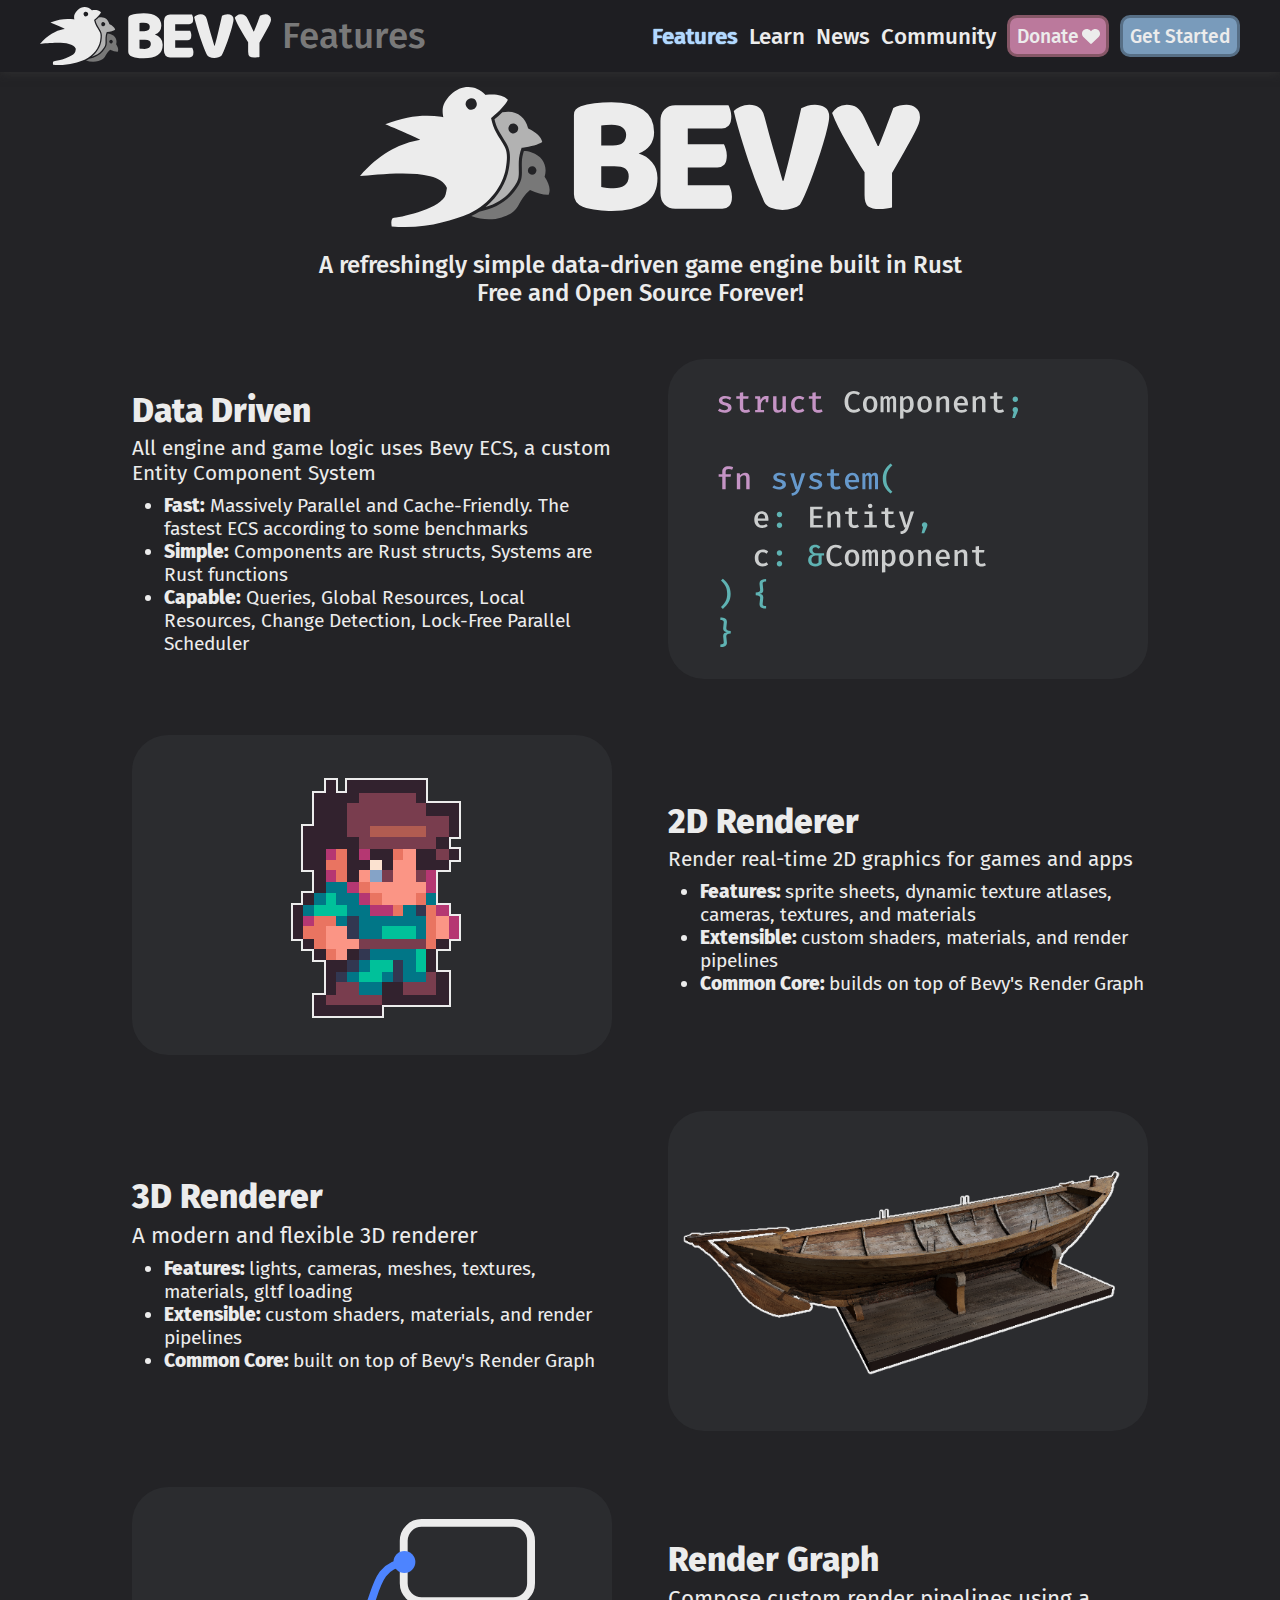
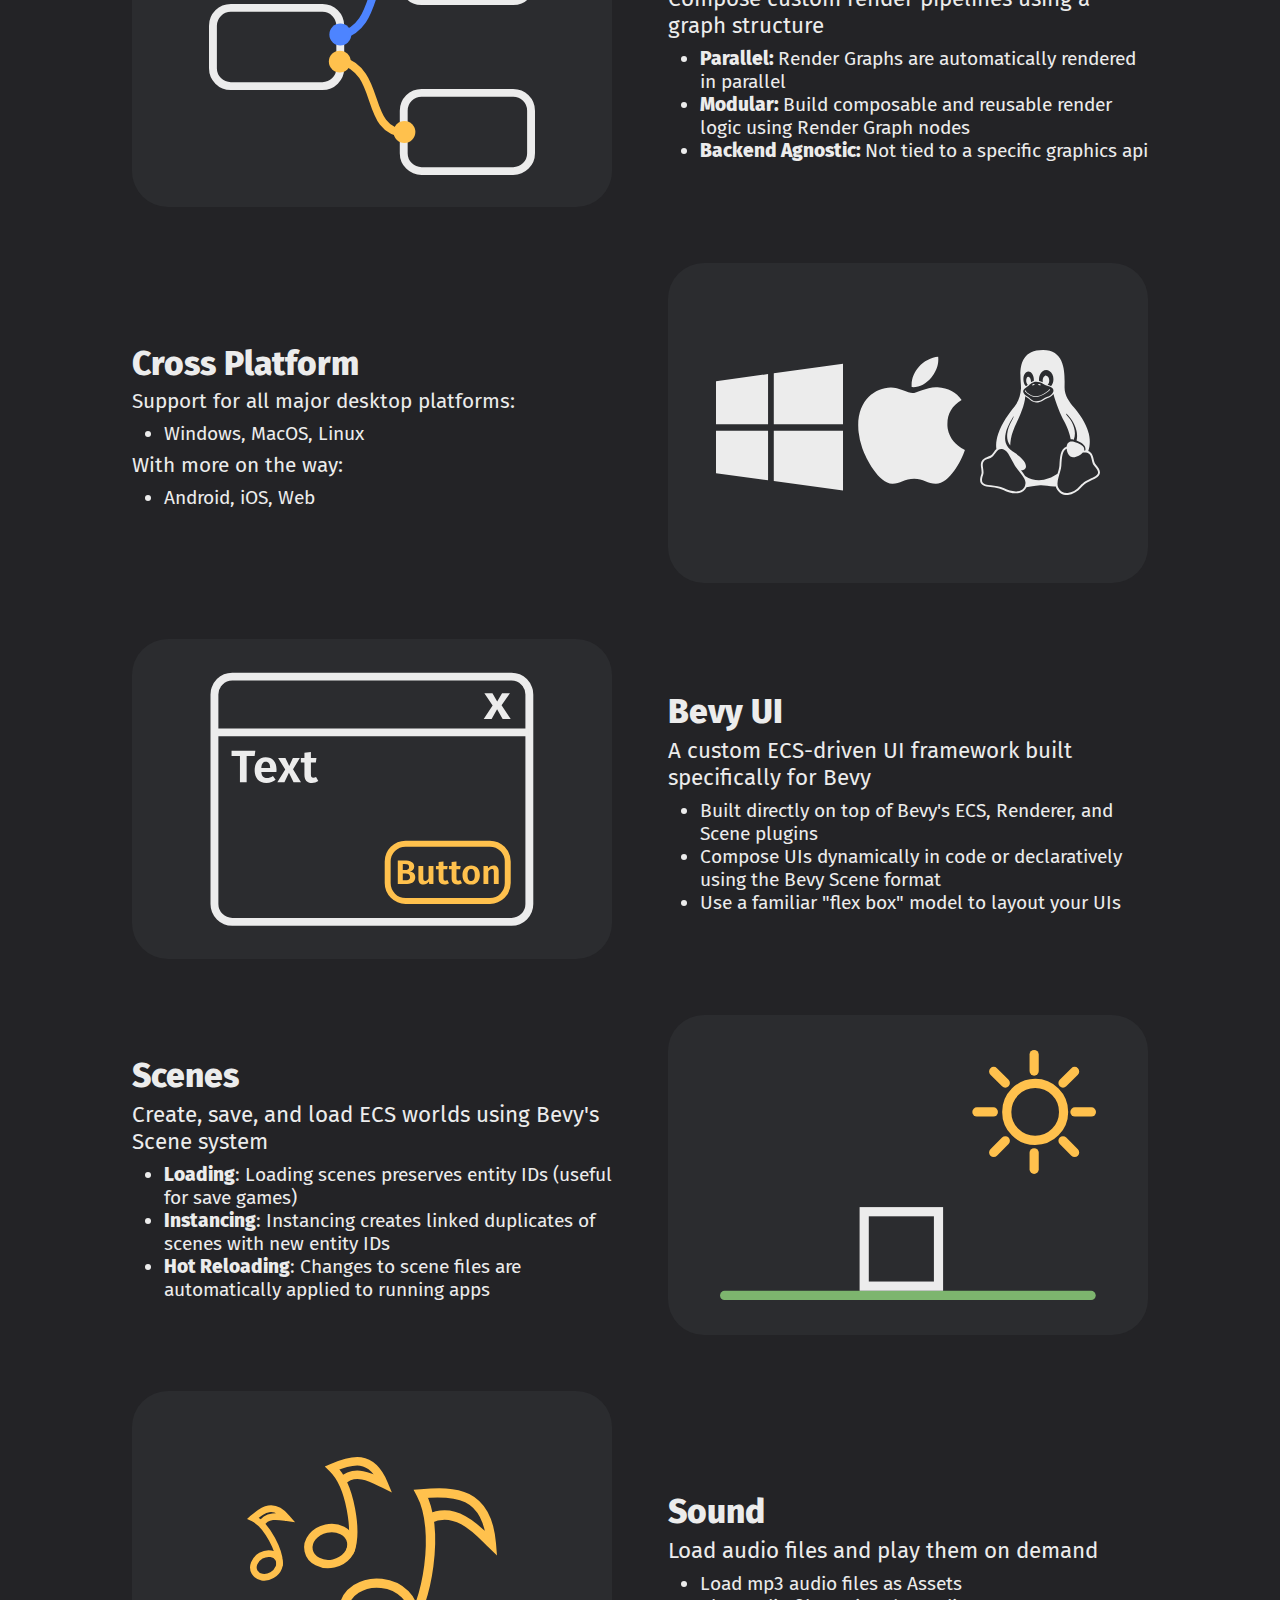
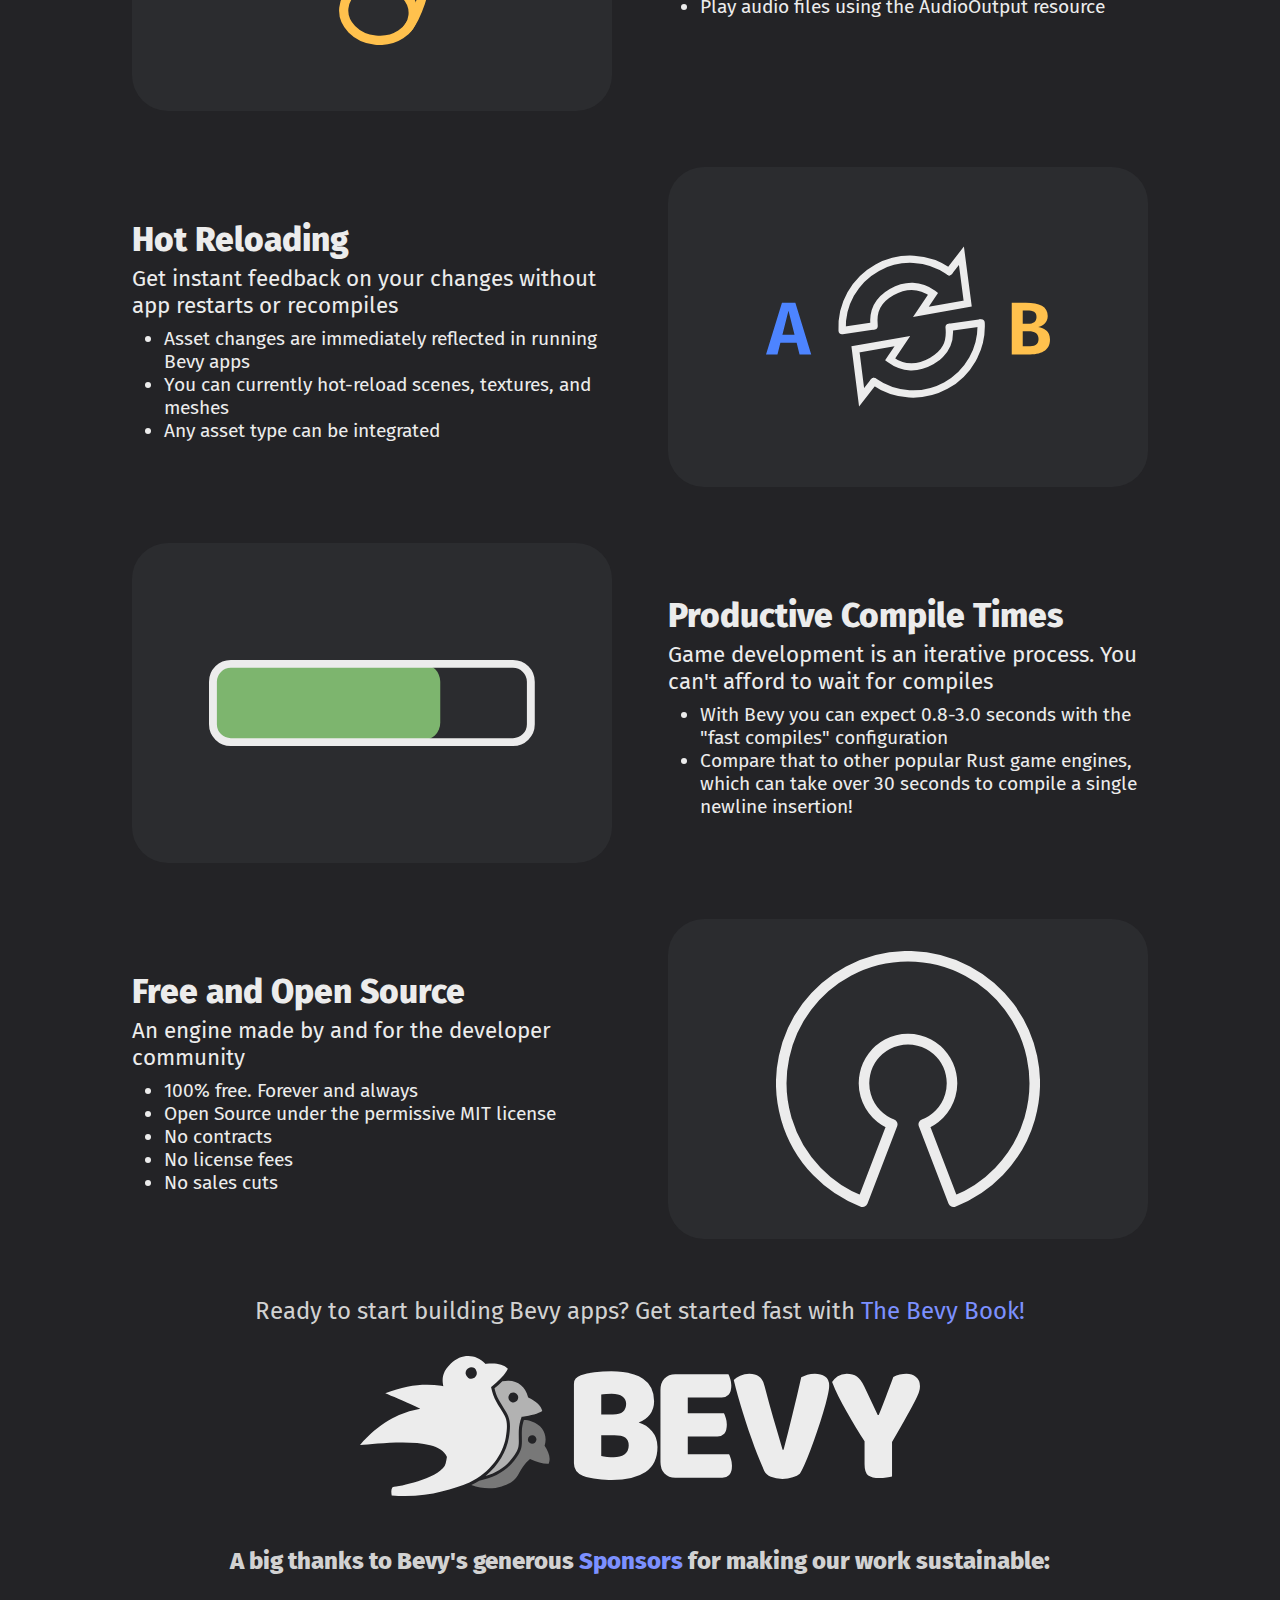
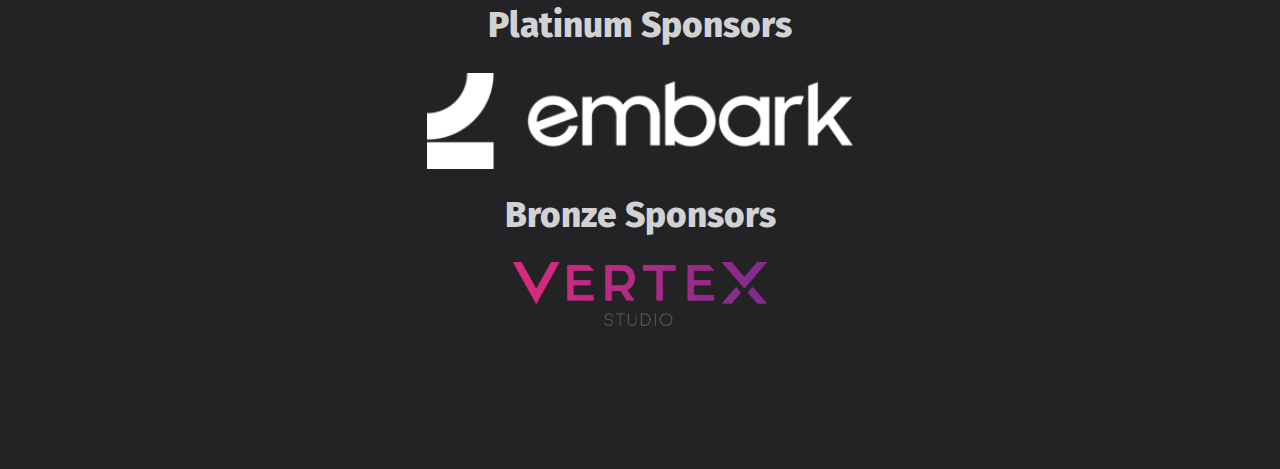
<file: index.html>
<html lang="en">
    <head>
        <meta charset="UTF-8">
        <meta name='viewport' content="width=device-width, initial-scale=1" />
        <meta property="og:title" content="Bevy - A data-driven game engine built in Rust " />
        <meta property="og:type" content="website" />
        <meta property="og:url" content="https://bevyengine.org&#x2F;&#x2F;" />
        <meta property="og:image" content="https://bevyengine.org/assets/bevy_logo_fill.png" />
        <meta property="og:description" content="Bevy is a refreshingly simple data-driven game engine built in Rust. It is free and open-source forever!" />
        <link rel="shortcut icon" type="image/png" href="/assets/favicon.png">
        <link rel="stylesheet" href="/site.css" />
        <link href="atom.xml" rel="alternate" type="application/atom+xml" />
        <title>Bevy - A data-driven game engine built in Rust </title>
         
    </head>

    <body>
        <div class="headerbar-container">
            <nav class="headerbar container">
                <a href="/" class="header-logo">
                    <img src="/assets/bevy_logo_dark.svg" class="logo" alt="bevy logo" />
                </a>
                <a href="/" class="header-logo-mobile">
                    <img src="/assets/bevy_icon_dark.svg" class="logo" alt="bevy icon" />
                </a>
                <div class="header-item header-message">
                    
                        Features
                    
                </div>
                <div class="header-item header-push"></div>
                



    


<a href="&#x2F;" class="header-item header-item-active"  >
    Features
</a>

                



    


<a href="&#x2F;learn" class="header-item" >
    Learn
</a>

                



    


<a href="&#x2F;news" class="header-item" >
    News
</a>

                



    


<a href="&#x2F;community" class="header-item" >
    Community
</a>

                <a class="header-item header-button header-button-donate" href="https://github.com/sponsors/cart">Donate <img src="/assets/heart.svg" class="header-button-donate-heart"/></a>
                <a class="header-item header-button" href="/learn/book/getting-started/">Get Started</a>
            </nav>
        </div>
        <section class="section">
            <div class="container">
                
<div class="padded-content container">
    <img src="/assets/bevy_logo_dark.svg" class="bevy-logo-header" />
    <div class="bevy-description">
        A refreshingly simple data-driven game engine built in Rust
        <br />
        Free and Open Source Forever!
    </div>
    <div class="feature-list">
        <div class="feature-container">
            <div class="feature-text">
                <h2 class="feature-title">Data Driven</h2>
                <div class="feature-description">
                    All engine and game logic uses Bevy ECS, a custom Entity Component System
                    <ul class="feature-sublist">
                        <li><b>Fast:</b> Massively Parallel and Cache-Friendly. The fastest ECS according to some
                            benchmarks</li>
                        <li><b>Simple:</b> Components are Rust structs, Systems are Rust functions</li>
                        <li><b>Capable:</b> Queries, Global Resources, Local Resources, Change Detection, Lock-Free
                            Parallel Scheduler</li>
                    </ul>
                </div>
            </div>
            <div class="feature-image">
                <img src="assets/ecs.svg" class="feature-img" style="margin-left: 10%; margin-right: auto;" />
            </div>

        </div>
        <div class="feature-container feature-container-reverse">
            <div class="feature-image">
                <img src="assets/sprite.png" class="feature-img" />
            </div>
            <div class="feature-text">
                <h2 class="feature-title">2D Renderer</h2>
                <div class="feature-description">
                    Render real-time 2D graphics for games and apps
                    <ul class="feature-sublist">
                        <li><b>Features: </b>sprite sheets, dynamic texture atlases, cameras, textures, and materials
                        </li>
                        <li><b>Extensible: </b>custom shaders, materials, and render pipelines</li>
                        <li><b>Common Core: </b>builds on top of Bevy's Render Graph</li>
                    </ul>
                </div>
            </div>
        </div>
        <div class="feature-container">
            <div class="feature-text">
                <h2 class="feature-title">3D Renderer</h2>
                A modern and flexible 3D renderer
                <ul class="feature-sublist">
                    <li><b>Features: </b>lights, cameras, meshes, textures, materials, gltf loading</li>
                    <li><b>Extensible: </b>custom shaders, materials, and render pipelines</li>
                    <li><b>Common Core: </b>built on top of Bevy's Render Graph</li>
                </ul>
            </div>
            <div class="feature-image">
                <img src="assets/boat.png" class="feature-img" style="max-height: 95%; max-width: 95%;" />
            </div>
        </div>
        <div class="feature-container feature-container-reverse">
            <div class="feature-image">
                <img src="assets/render_graph.svg" class="feature-img" />
            </div>
            <div class="feature-text">
                <h2 class="feature-title">Render Graph</h2>
                Compose custom render pipelines using a graph structure
                <ul class="feature-sublist">
                    <li><b>Parallel: </b> Render Graphs are automatically rendered in parallel</li>
                    <li><b>Modular: </b> Build composable and reusable render logic using Render Graph nodes </li>
                    <li><b>Backend Agnostic: </b> Not tied to a specific graphics api</li>
                </ul>
            </div>
        </div>
        <div class="feature-container">
            <div class="feature-text">
                <h2 class="feature-title">Cross Platform</h2>
                <div class="feature-description">
                    Support for all major desktop platforms:
                    <ul class="feature-sublist">
                        <li>Windows, MacOS, Linux</li>
                    </ul>
                    With more on the way:
                    <ul class="feature-sublist">
                        <li>Android, iOS, Web</li>
                    </ul>
                </div>
            </div>
        </div>
        <div class="feature-image">
            <img src="assets/platform-icons.svg" class="feature-img" />
        </div>
        <div class="feature-container feature-container-reverse">
            <div class="feature-image">
                <img src="assets/bevy_ui.svg" class="feature-img" />
            </div>
            <div class="feature-text">
                <h2 class="feature-title">Bevy UI</h2>
                A custom ECS-driven UI framework built specifically for Bevy
                <ul class="feature-sublist">
                    <li>Built directly on top of Bevy's ECS, Renderer, and Scene plugins</li>
                    <li>Compose UIs dynamically in code or declaratively using the Bevy Scene format</li>
                    <li>Use a familiar "flex box" model to layout your UIs</li>
                </ul>
            </div>
        </div>
        <div class="feature-container">
            <div class="feature-text">
                <h2 class="feature-title">Scenes</h2>
                Create, save, and load ECS worlds using Bevy's Scene system
                <ul class="feature-sublist">
                    <li><b>Loading</b>: Loading scenes preserves entity IDs (useful for save games)</li>
                    <li><b>Instancing</b>: Instancing creates linked duplicates of scenes with new entity IDs</li>
                    <li><b>Hot Reloading</b>: Changes to scene files are automatically applied to running apps</li>
                </ul>
            </div>
            <div class="feature-image">
                <img src="assets/scene.svg" class="feature-img" />
            </div>
        </div>
        <div class="feature-container feature-container-reverse">
            <div class="feature-image">
                <img src="assets/sound.svg" class="feature-img" />
            </div>
            <div class="feature-text">
                <h2 class="feature-title">Sound</h2>
                Load audio files and play them on demand
                <ul class="feature-sublist">
                    <li>Load mp3 audio files as Assets</li>
                    <li>Play audio files using the AudioOutput resource</li>
                </ul>
            </div>
        </div>
        <div class="feature-container">
            <div class="feature-text">
                <h2 class="feature-title">Hot Reloading</h2>
                Get instant feedback on your changes without app restarts or recompiles
                <ul class="feature-sublist">
                    <li>Asset changes are immediately reflected in running Bevy apps</li>
                    <li>You can currently hot-reload scenes, textures, and meshes</li>
                    <li>Any asset type can be integrated</li>
                </ul>
            </div>
            <div class="feature-image">
                <img src="assets/hot_reloading.svg" class="feature-img" />
            </div>
        </div>
        <div class="feature-container feature-container-reverse">
            <div class="feature-image">
                <img src="assets/progressbar.svg" class="feature-img" />
            </div>
            <div class="feature-text">
                <h2 class="feature-title">Productive Compile Times</h2>
                Game development is an iterative process. You can't afford to wait for compiles
                <ul class="feature-sublist">
                    <li>With Bevy you can expect 0.8-3.0 seconds with the "fast compiles" configuration</li>
                    <li>Compare that to other popular Rust game engines, which can take over 30 seconds to compile a
                        single
                        newline insertion!</li>
                </ul>
            </div>
        </div>
        <div class="feature-container">
            <div class="feature-text">
                <h2 class="feature-title">Free and Open Source</h2>
                An engine made by and for the developer community
                <ul class="feature-sublist">
                    <li>100% free. Forever and always</li>
                    <li>Open Source under the permissive MIT license</li>
                    <li>No contracts</li>
                    <li>No license fees</li>
                    <li>No sales cuts</li>
                </ul>
            </div>
            <div class="feature-image">
                <img src="assets/opensource.svg" class="feature-img" />
            </div>
        </div>
    </div>
    <div class="media-content features-whats-next">
        Ready to start building Bevy apps? Get started fast with <a href="learn/book/introduction/">The Bevy Book!</a>
    </div>
    <img src="/assets/bevy_logo_dark.svg" class="bevy-logo-header" />
    <div class="media-content features-sponsors">
        <h3>A big thanks to Bevy's generous <a href="https://github.com/sponsors/cart/">Sponsors</a> for making our work sustainable:</h2>
        <h2>Platinum Sponsors</h2>
        <a href="https://www.embark-studios.com/"><img src="assets/embark.png" style="height: 6rem"/></a>
        <h2>Bronze Sponsors</h2>
        <a href="https://vertexstudio.co/"><img src="assets/vertex_studio.png" style="height: 4rem"/></a>
    </div>
</div>

            </div>
        </section>
    </body>
</html>
</file>
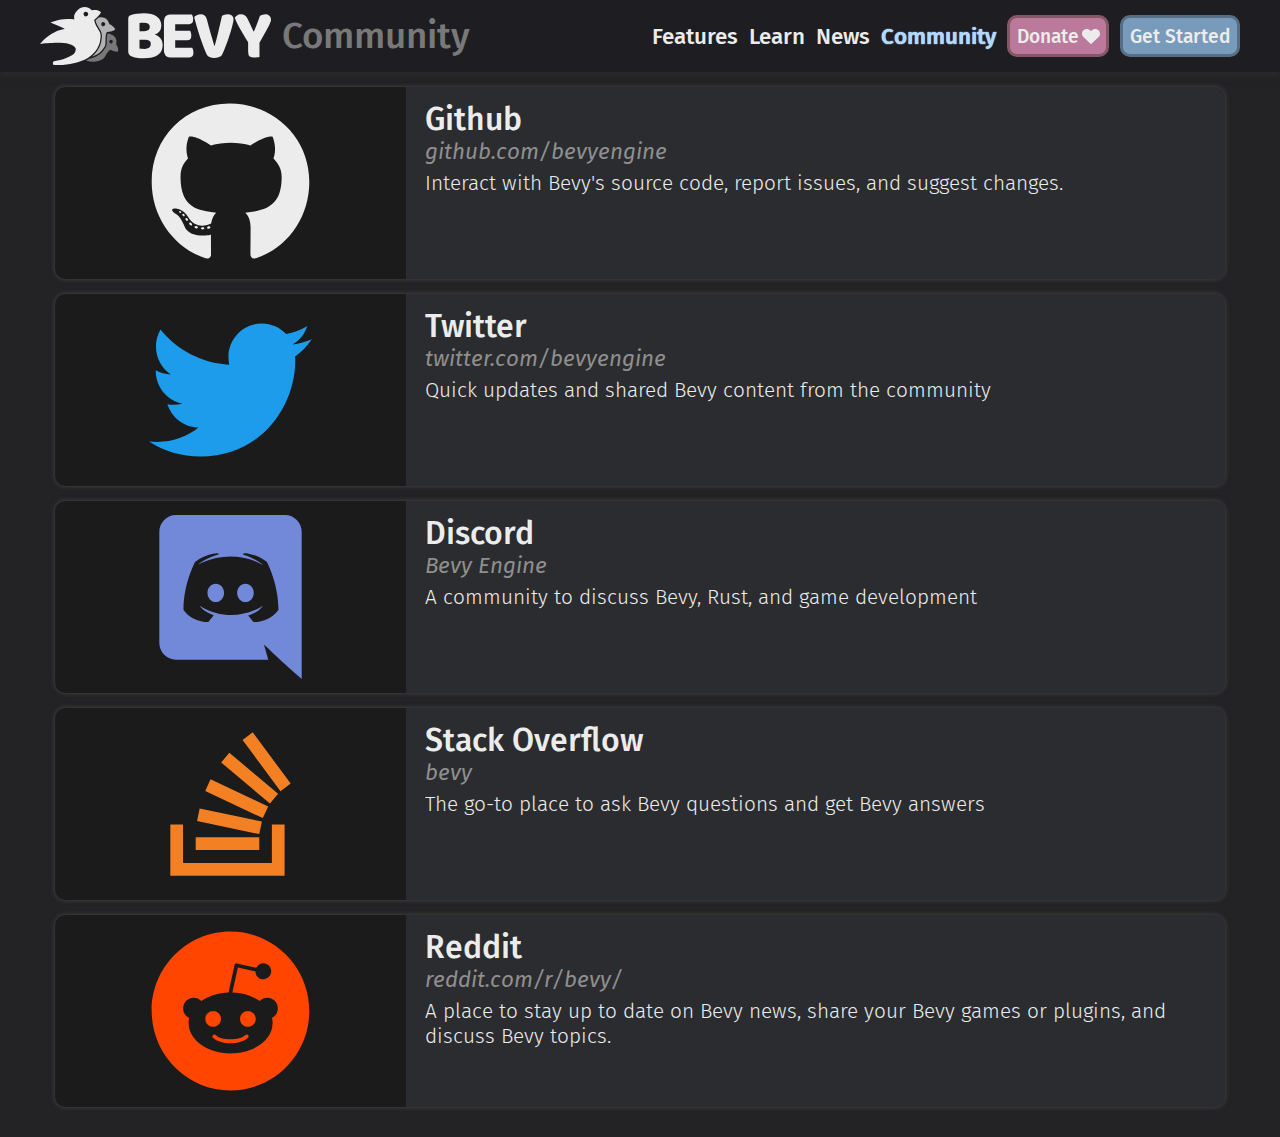
<file: community/index.html>
<html lang="en">
    <head>
        <meta charset="UTF-8">
        <meta name='viewport' content="width=device-width, initial-scale=1" />
        <meta property="og:title" content="Bevy - Community" />
        <meta property="og:type" content="website" />
        <meta property="og:url" content="https://bevyengine.org&#x2F;community&#x2F;" />
        <meta property="og:image" content="https://bevyengine.org/assets/bevy_logo_fill.png" />
        <meta property="og:description" content="Bevy is a refreshingly simple data-driven game engine built in Rust. It is free and open-source forever!" />
        <link rel="shortcut icon" type="image/png" href="/assets/favicon.png">
        <link rel="stylesheet" href="/site.css" />
        <link href="atom.xml" rel="alternate" type="application/atom+xml" />
        <title>Bevy - Community</title>
         
    </head>

    <body>
        <div class="headerbar-container">
            <nav class="headerbar container">
                <a href="/" class="header-logo">
                    <img src="/assets/bevy_logo_dark.svg" class="logo" alt="bevy logo" />
                </a>
                <a href="/" class="header-logo-mobile">
                    <img src="/assets/bevy_icon_dark.svg" class="logo" alt="bevy icon" />
                </a>
                <div class="header-item header-message">
                    
                    Community
                    
                </div>
                <div class="header-item header-push"></div>
                



    


<a href="&#x2F;" class="header-item" >
    Features
</a>

                



    


<a href="&#x2F;learn" class="header-item" >
    Learn
</a>

                



    


<a href="&#x2F;news" class="header-item" >
    News
</a>

                



    


<a href="&#x2F;community" class="header-item header-item-active"  >
    Community
</a>

                <a class="header-item header-button header-button-donate" href="https://github.com/sponsors/cart">Donate <img src="/assets/heart.svg" class="header-button-donate-heart"/></a>
                <a class="header-item header-button" href="/learn/book/getting-started/">Get Started</a>
            </nav>
        </div>
        <section class="section">
            <div class="container">
                
<div class="card-list padded-content">
    <a class="card" href="https://github.com/bevyengine/bevy">
        <div class="card-image">
            <img src="/assets/github.svg" class="centered-card-image community-icon" />
        </div>
        <div class="card-text">
            <div class="card-title">
                Github
            </div>
            <div class="card-subtitle">
                github.com/bevyengine
            </div>
            <div class="card-description">
                Interact with Bevy's source code, report issues, and suggest changes.
            </div>
        </div>
    </a>
    <a class="card" href="https://twitter.com/BevyEngine">
        <div class="card-image">
            <img src="/assets/twitter.svg" class="centered-card-image community-icon" />
        </div>
        <div class="card-text">
            <div class="card-title">
                Twitter
            </div>
            <div class="card-subtitle">
                twitter.com/bevyengine
            </div>
            <div class="card-description">
                Quick updates and shared Bevy content from the community
            </div>
        </div>
    </a>
    <a class="card" href="https://discord.gg/gMUk5Ph">
        <div class="card-image">
            <img src="/assets/discord.svg" class="centered-card-image community-icon" />
        </div>
        <div class="card-text">
            <div class="card-title">
                Discord
            </div>
            <div class="card-subtitle">
                Bevy Engine
            </div>
            <div class="card-description">
                A community to discuss Bevy, Rust, and game development
            </div>
        </div>
    </a>
    <a class="card" href="https://stackoverflow.com/questions/tagged/bevy">
        <div class="card-image">
            <img src="/assets/stack-overflow.svg" class="centered-card-image community-icon" />
        </div>
        <div class="card-text">
            <div class="card-title">
                Stack Overflow
            </div>
            <div class="card-subtitle">
                bevy
            </div>
            <div class="card-description">
                The go-to place to ask Bevy questions and get Bevy answers
            </div>
        </div>
    </a>
    <a class="card" href="https://www.reddit.com/r/bevy/">
        <div class="card-image">
            <img src="/assets/reddit.svg" class="centered-card-image community-icon" />
        </div>
        <div class="card-text">
            <div class="card-title">
                Reddit
            </div>
            <div class="card-subtitle">
                reddit.com/r/bevy/
            </div>
            <div class="card-description">
                A place to stay up to date on Bevy news, share your Bevy games or plugins, and discuss Bevy topics.
            </div>
        </div>
    </a>
</div>

            </div>
        </section>
    </body>
</html>
</file>
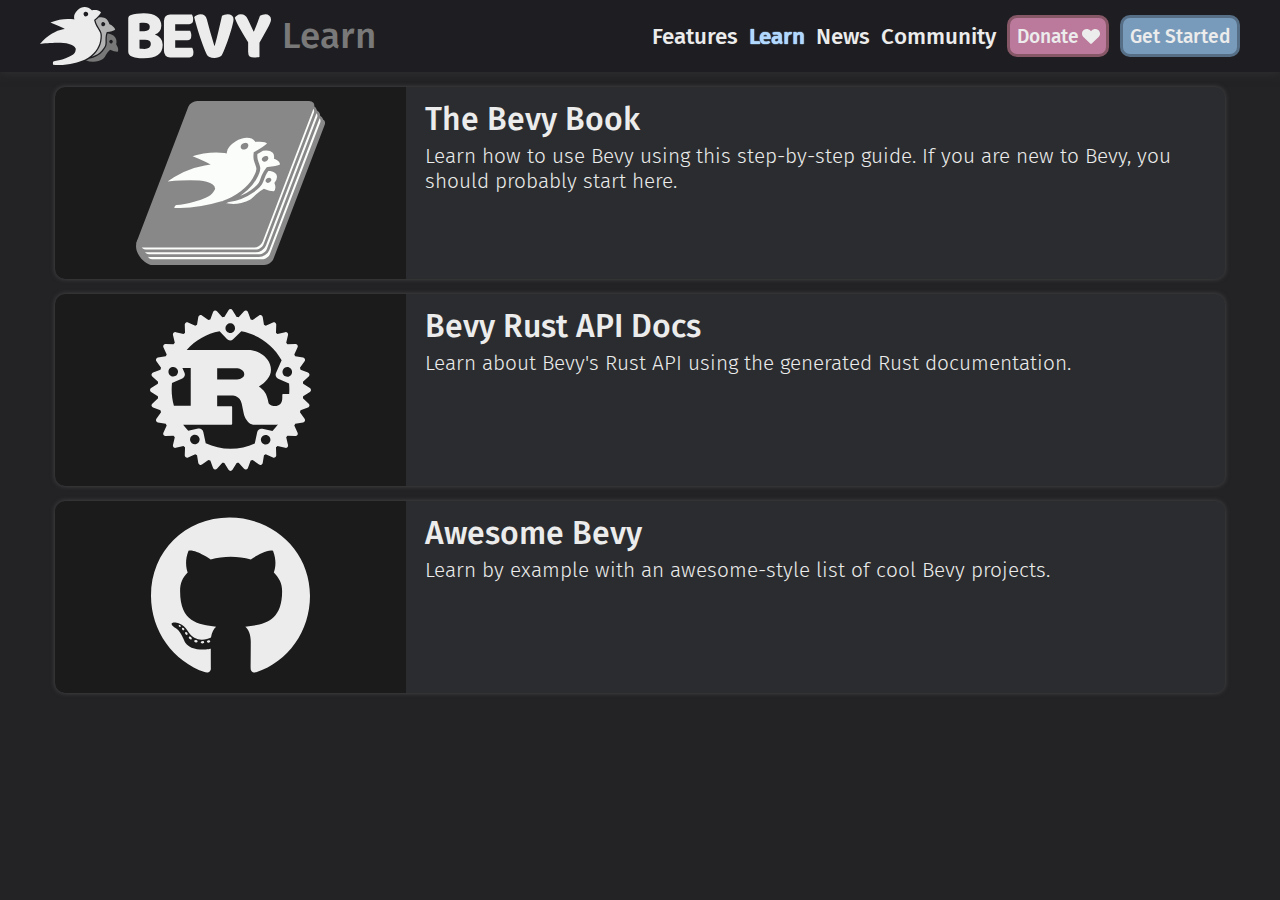
<file: learn/index.html>
<html lang="en">
    <head>
        <meta charset="UTF-8">
        <meta name='viewport' content="width=device-width, initial-scale=1" />
        <meta property="og:title" content="Bevy - Learn" />
        <meta property="og:type" content="website" />
        <meta property="og:url" content="https://bevyengine.org&#x2F;learn&#x2F;" />
        <meta property="og:image" content="https://bevyengine.org/assets/bevy_logo_fill.png" />
        <meta property="og:description" content="Bevy is a refreshingly simple data-driven game engine built in Rust. It is free and open-source forever!" />
        <link rel="shortcut icon" type="image/png" href="/assets/favicon.png">
        <link rel="stylesheet" href="/site.css" />
        <link href="atom.xml" rel="alternate" type="application/atom+xml" />
        <title>Bevy - Learn</title>
         
    </head>

    <body>
        <div class="headerbar-container">
            <nav class="headerbar container">
                <a href="/" class="header-logo">
                    <img src="/assets/bevy_logo_dark.svg" class="logo" alt="bevy logo" />
                </a>
                <a href="/" class="header-logo-mobile">
                    <img src="/assets/bevy_icon_dark.svg" class="logo" alt="bevy icon" />
                </a>
                <div class="header-item header-message">
                    
                    Learn
                    
                </div>
                <div class="header-item header-push"></div>
                



    


<a href="&#x2F;" class="header-item" >
    Features
</a>

                



    


<a href="&#x2F;learn" class="header-item header-item-active"  >
    Learn
</a>

                



    


<a href="&#x2F;news" class="header-item" >
    News
</a>

                



    


<a href="&#x2F;community" class="header-item" >
    Community
</a>

                <a class="header-item header-button header-button-donate" href="https://github.com/sponsors/cart">Donate <img src="/assets/heart.svg" class="header-button-donate-heart"/></a>
                <a class="header-item header-button" href="/learn/book/getting-started/">Get Started</a>
            </nav>
        </div>
        <section class="section">
            <div class="container">
                
<div class="card-list padded-content">
  <a class="card" href="book/introduction">
    <div class="card-image">
      <img src="/assets/book.svg" class="centered-card-image"/>
    </div>
    <div class="card-text">
      <div class="card-title">
        The Bevy Book
      </div>
      <div class="card-description">
        Learn how to use Bevy using this step-by-step guide. If you are new to Bevy, you should probably start here.
      </div>
    </div>
  </a>
  <a class="card" href="https://docs.rs/bevy">
    <div class="card-image">
      <img src="/assets/rust-logo-light.svg" class="centered-card-image" />
    </div>
    <div class="card-text">
      <div class="card-title">
        Bevy Rust API Docs
      </div>
      <div class="card-description">
        Learn about Bevy's Rust API using the generated Rust documentation.
      </div>
    </div>
  </a>
  <a class="card" href="https://github.com/bevyengine/awesome-bevy">
    <div class="card-image">
      <img src="/assets/github.svg" class="centered-card-image" />
    </div>
    <div class="card-text">
      <div class="card-title">
        Awesome Bevy
      </div>
      <div class="card-description">
        Learn by example with an awesome-style list of cool Bevy projects.
      </div>
    </div>
  </a>
</div>

            </div>
        </section>
    </body>
</html>
</file>
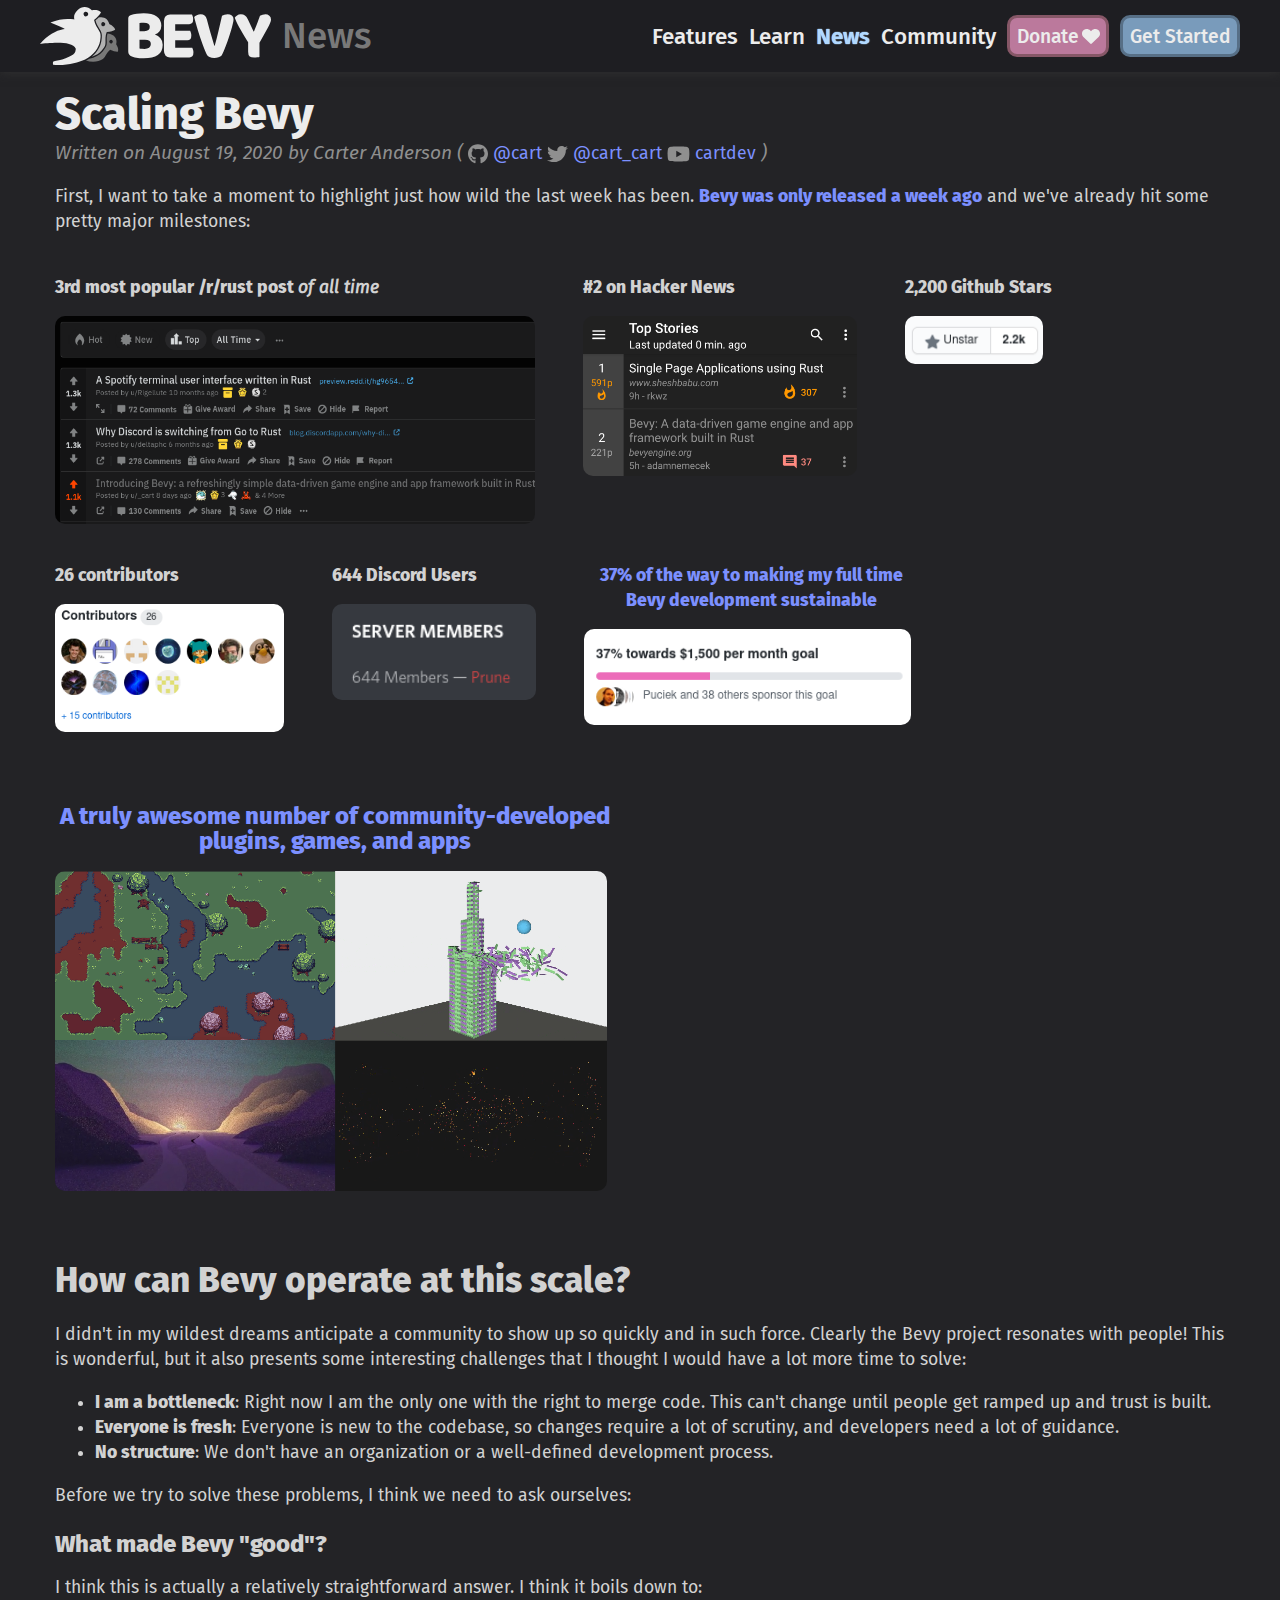
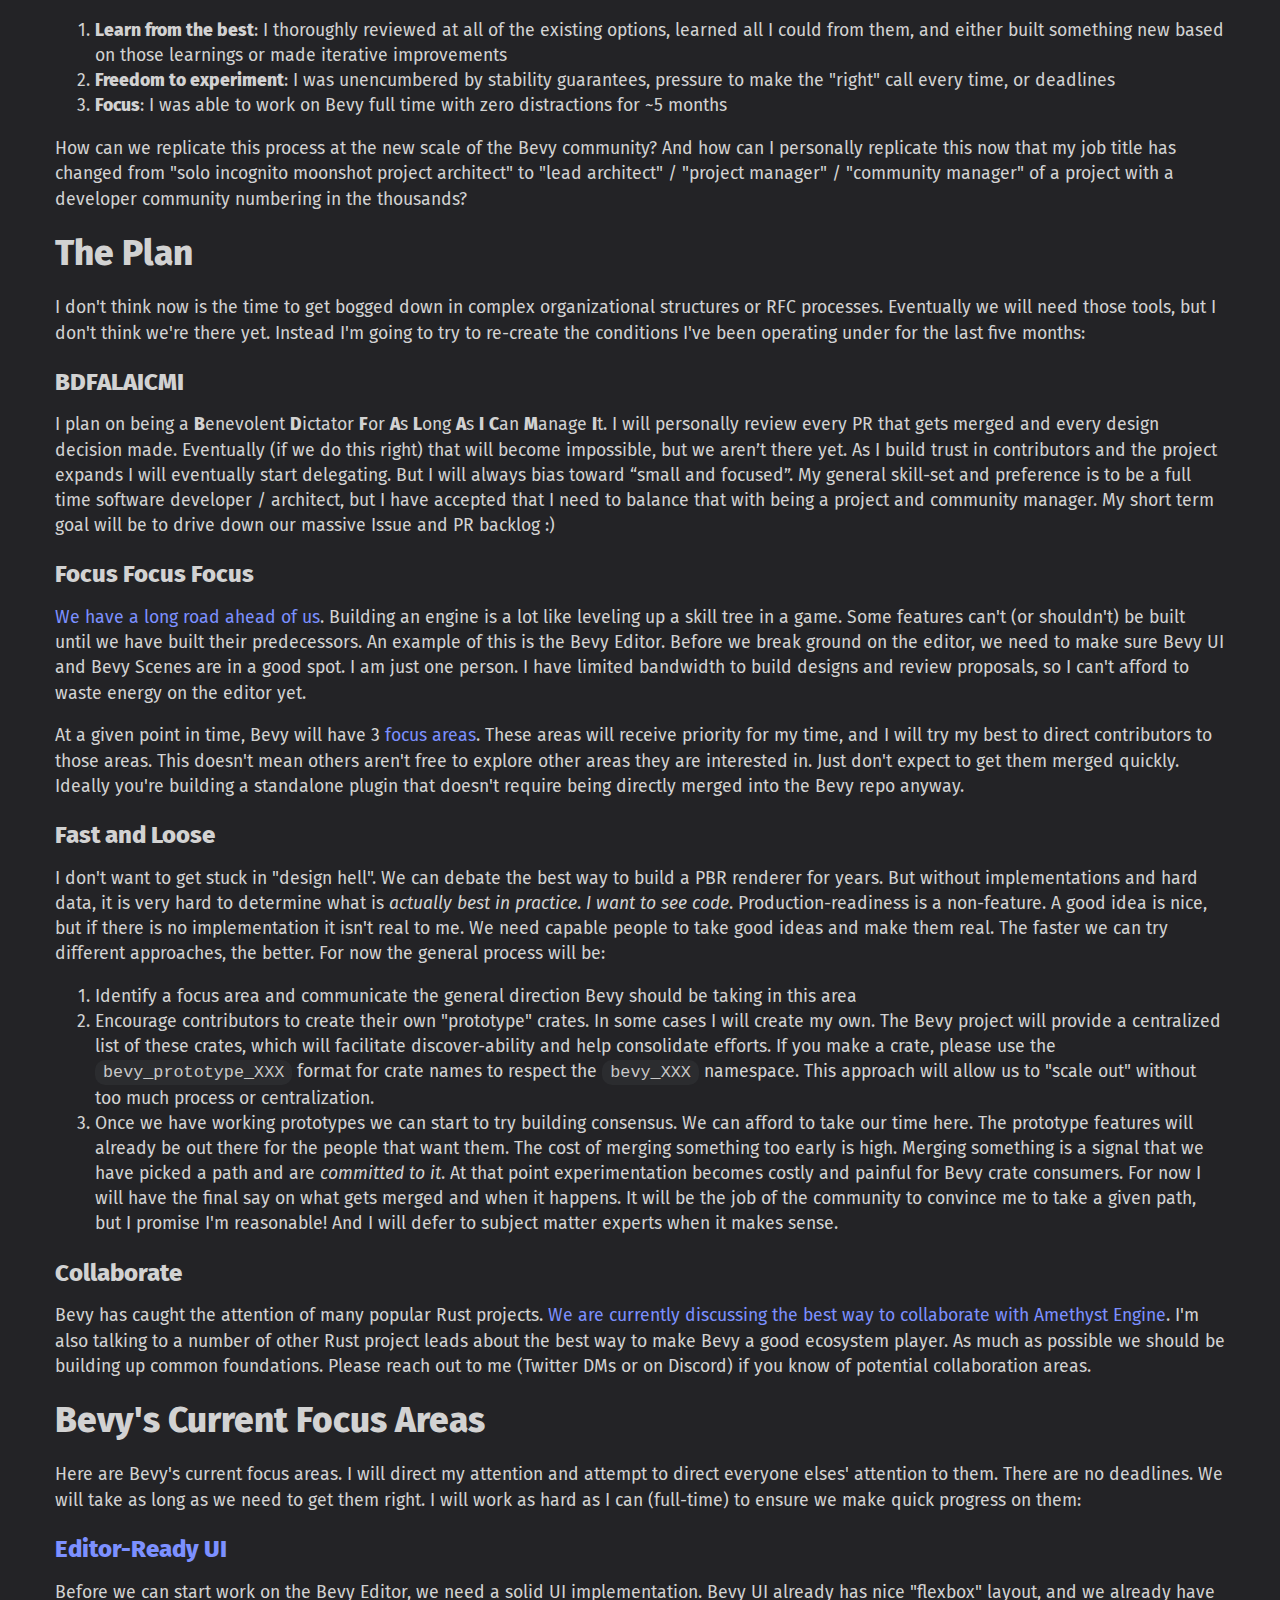
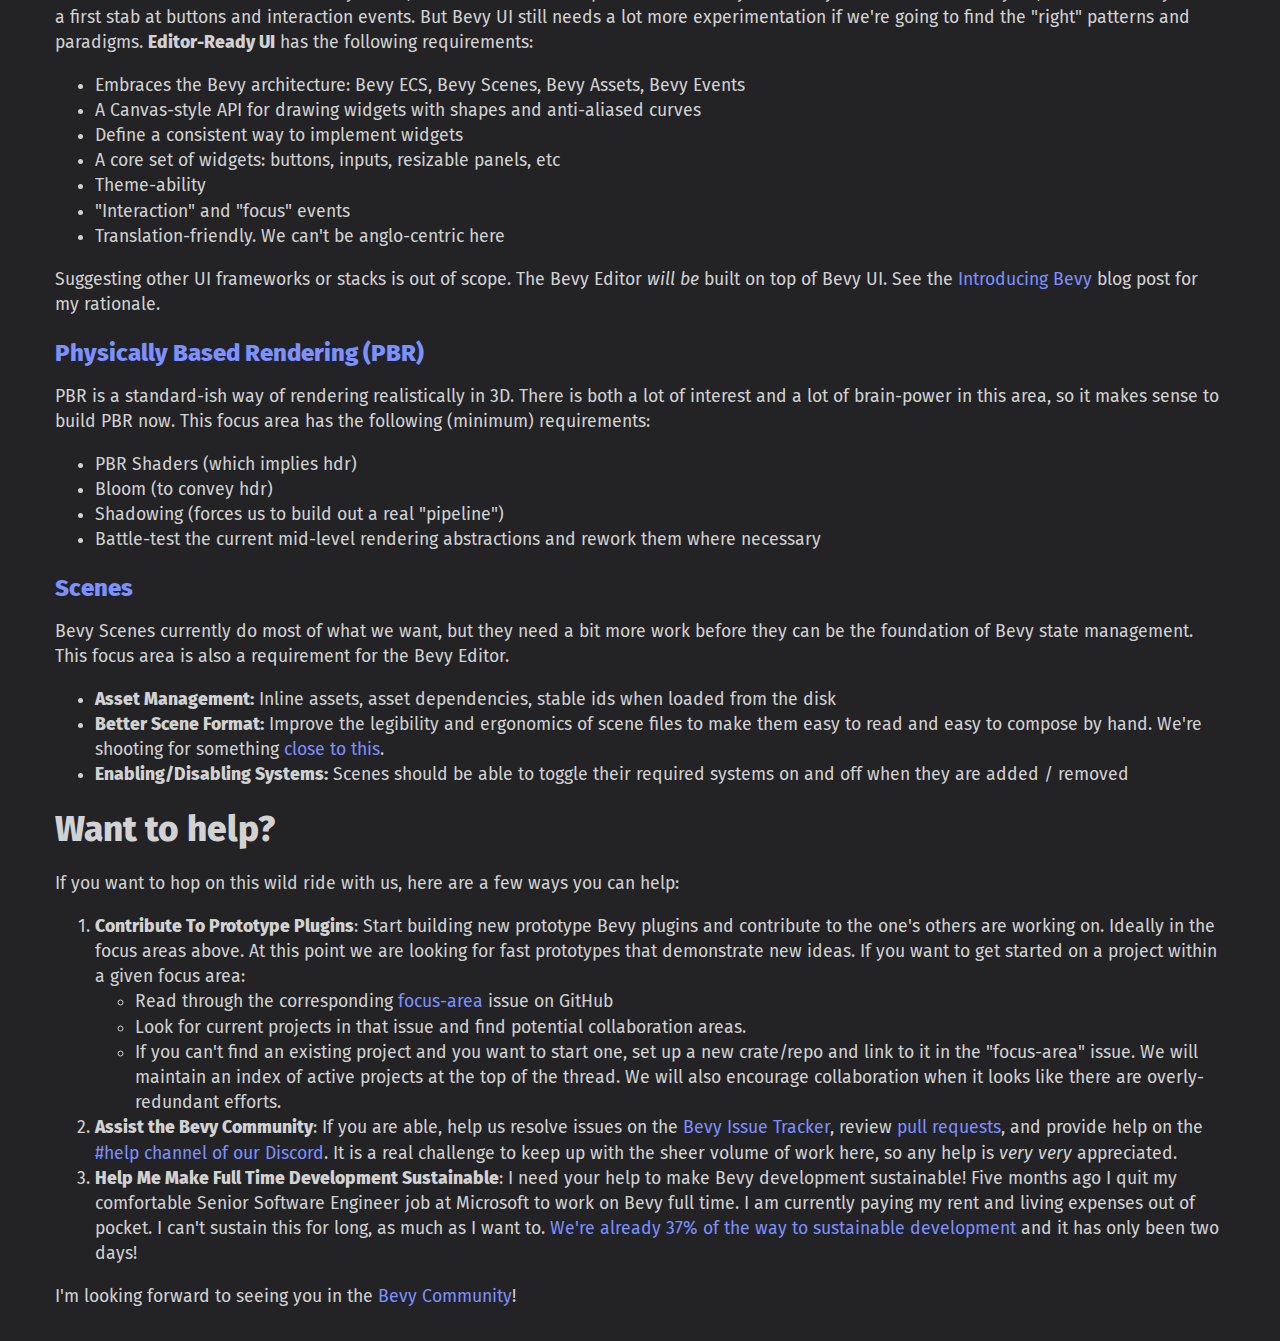
<file: news/scaling-bevy/index.html>
<html lang="en">
    <head>
        <meta charset="UTF-8">
        <meta name='viewport' content="width=device-width, initial-scale=1" />
        <meta property="og:title" content="Bevy - Scaling Bevy" />
        <meta property="og:type" content="website" />
        <meta property="og:url" content="https://bevyengine.org&#x2F;news&#x2F;scaling-bevy&#x2F;" />
        <meta property="og:image" content="https://bevyengine.org/assets/bevy_logo_fill.png" />
        <meta property="og:description" content="Bevy is a refreshingly simple data-driven game engine built in Rust. It is free and open-source forever!" />
        <link rel="shortcut icon" type="image/png" href="/assets/favicon.png">
        <link rel="stylesheet" href="/site.css" />
        <link href="atom.xml" rel="alternate" type="application/atom+xml" />
        <title>Bevy - Scaling Bevy</title>
         
    </head>

    <body>
        <div class="headerbar-container">
            <nav class="headerbar container">
                <a href="/" class="header-logo">
                    <img src="/assets/bevy_logo_dark.svg" class="logo" alt="bevy logo" />
                </a>
                <a href="/" class="header-logo-mobile">
                    <img src="/assets/bevy_icon_dark.svg" class="logo" alt="bevy icon" />
                </a>
                <div class="header-item header-message">
                    
                        News
                    
                </div>
                <div class="header-item header-push"></div>
                



    


<a href="&#x2F;" class="header-item" >
    Features
</a>

                



    


<a href="&#x2F;learn" class="header-item" >
    Learn
</a>

                



    


<a href="&#x2F;news" class="header-item header-item-active"  >
    News
</a>

                



    


<a href="&#x2F;community" class="header-item" >
    Community
</a>

                <a class="header-item header-button header-button-donate" href="https://github.com/sponsors/cart">Donate <img src="/assets/heart.svg" class="header-button-donate-heart"/></a>
                <a class="header-item header-button" href="/learn/book/getting-started/">Get Started</a>
            </nav>
        </div>
        <section class="section">
            <div class="container">
                
<div class="padded-content">
  <h1 class="news-title">
    Scaling Bevy
  </h1>
  <h2 class="news-subtitle">Written on August 19, 2020 by Carter Anderson
    
    <span class="news-social-links">
      (
      
      <img src="/assets/github_grey.svg" class="news-social-icon" /><span class="media-content">
        <a class="news-social-link"
          href="https://www.github.com/cart">@cart</a></span>
      
      
      <img src="/assets/twitter_grey.svg" class="news-social-icon" />
      <span class="media-content">
        <a class="news-social-link"
          href="https://www.twitter.com/cart_cart">@cart_cart</a>
      </span>
      
      
      <img src="/assets/youtube_grey.svg" class="news-social-icon" />
      <span class="media-content">
        <a class="news-social-link"
          href="https://www.youtube.com/cartdev">cartdev</a>
      </span>
      
      )
    </span>
    
  </h2>
  
  <div class="media-content news-content"><p>First, I want to take a moment to highlight just how wild the last week has been. <a href="/news/introducing-bevy"><strong>Bevy was only released a week ago</strong></a> and we've already hit some pretty major milestones:</p>
<span id="continue-reading"></span><div style="display: flex; flex-wrap: wrap; width: 100%">
    <div style="max-width: 30rem; max-height: 15rem; margin-right: 3rem; margin-bottom: 3rem">
        <h4> 3rd most popular /r/rust post <i>of all time</i></h4>
        <img src="3rd_on_reddit.png" style="display: block; height: 13rem"/>
    </div>
    <div style="max-width: 30rem; max-height: 15rem; margin-right: 3rem; margin-bottom: 3rem">
        <h4>#2 on Hacker News</h4>
        <img src="2nd_on_hacker_news.png" style="display: block; height: 10rem"/>
    </div>
    <div style="max-width: 20rem; max-height: 15rem; margin-right: 3rem; margin-bottom: 3rem">
        <h4>2,200 Github Stars</h4>
        <img src="2_2k_stars.png" style="display: block; height: 3rem"/>
    </div>
    <div style="max-width: 20rem; max-height: 15rem; margin-right: 3rem; margin-bottom: 3rem">
        <h4>26 contributors</h4>
        <img src="contributors.png" style="display: block; height: 8rem"/>
    </div>
    <div style="max-width: 20rem; max-height: 15rem; margin-right: 3rem; margin-bottom: 3rem">
        <h4>644 Discord Users</h4>
        <img src="discord_users.png" style="display: block; height: 6rem"/>
    </div>
    <div style="max-width: 21rem; max-height: 15rem; margin-right: 3rem; margin-bottom: 3rem">
        <h4 style="text-align: center"><a href="https://github.com/sponsors/cart">37% of the way to making my full time Bevy development sustainable</a></h4>
        <a href="https://github.com/sponsors/cart"><img src="funding.png" style="display: block; height: 6rem"/></a>
    </div>
    <div style="max-width: 35rem; margin-right: 3rem; margin-bottom: 3rem">
        <h3 style="text-align: center;"><a href="https://github.com/bevyengine/awesome-bevy">A truly awesome number of community-developed plugins, games, and apps</a></h3>
        <a href="https://github.com/bevyengine/awesome-bevy"><img src="awesome.png" style="display: block; height: 20rem"/></a>
    </div>
</div>
<h2 id="how-can-bevy-operate-at-this-scale">How can Bevy operate at this scale?</h2>
<p>I didn't in my wildest dreams anticipate a community to show up so quickly and in such force. Clearly the Bevy project resonates with people! This is wonderful, but it also presents some interesting challenges that I thought I would have a lot more time to solve:</p>
<ul>
<li><strong>I am a bottleneck</strong>: Right now I am the only one with the right to merge code. This can't change until people get ramped up and trust is built.</li>
<li><strong>Everyone is fresh</strong>: Everyone is new to the codebase, so changes require a lot of scrutiny, and developers need a lot of guidance.</li>
<li><strong>No structure</strong>: We don't have an organization or a well-defined development process.</li>
</ul>
<p>Before we try to solve these problems, I think we need to ask ourselves:</p>
<h3 id="what-made-bevy-good">What made Bevy &quot;good&quot;?</h3>
<p>I think this is actually a relatively straightforward answer. I think it boils down to:</p>
<ol>
<li><strong>Learn from the best</strong>: I thoroughly reviewed at all of the existing options, learned all I could from them, and either built something new based on those learnings or made iterative improvements</li>
<li><strong>Freedom to experiment</strong>: I was unencumbered by stability guarantees, pressure to make the &quot;right&quot; call every time, or deadlines</li>
<li><strong>Focus</strong>: I was able to work on Bevy full time with zero distractions for ~5 months</li>
</ol>
<p>How can we replicate this process at the new scale of the Bevy community? And how can I personally replicate this now that my job title has changed from &quot;solo incognito moonshot project architect&quot; to &quot;lead architect&quot; / &quot;project manager&quot; / &quot;community manager&quot; of a project with a developer community numbering in the thousands?</p>
<h2 id="the-plan">The Plan</h2>
<p>I don't think now is the time to get bogged down in complex organizational structures or RFC processes. Eventually we will need those tools, but I don't think we're there yet. Instead I'm going to try to re-create the conditions I've been operating under for the last five months:</p>
<h3 id="bdfalaicmi">BDFALAICMI</h3>
<p>I plan on being a <strong>B</strong>enevolent <strong>D</strong>ictator <strong>F</strong>or <strong>A</strong>s <strong>L</strong>ong <strong>A</strong>s <strong>I</strong> <strong>C</strong>an <strong>M</strong>anage <strong>I</strong>t. I will personally review every PR that gets merged and every design decision made. Eventually (if we do this right) that will become impossible, but we aren’t there yet. As I build trust in contributors and the project expands I will eventually start delegating. But I will always bias toward “small and focused”. My general skill-set and preference is to be a full time software developer / architect, but I have accepted that I need to balance that with being a project and community manager. My short term goal will be to drive down our massive Issue and PR backlog :)</p>
<h3 id="focus-focus-focus">Focus Focus Focus</h3>
<p><a href="https://github.com/bevyengine/bevy/projects/1">We have a long road ahead of us</a>. Building an engine is a lot like leveling up a skill tree in a game. Some features can't (or shouldn't) be built until we have built their predecessors. An example of this is the Bevy Editor. Before we break ground on the editor, we need to make sure Bevy UI and Bevy Scenes are in a good spot. I am just one person. I have limited bandwidth to build designs and review proposals, so I can't afford to waste energy on the editor yet.</p>
<p>At a given point in time, Bevy will have 3 <a href="https://github.com/bevyengine/bevy/labels/focus-area">focus areas</a>. These areas will receive priority for my time, and I will try my best to direct contributors to those areas. This doesn't mean others aren't free to explore other areas they are interested in. Just don't expect to get them merged quickly. Ideally you're building a standalone plugin that doesn't require being directly merged into the Bevy repo anyway. </p>
<h3 id="fast-and-loose">Fast and Loose</h3>
<p>I don't want to get stuck in &quot;design hell&quot;. We can debate the best way to build a PBR renderer for years. But without implementations and hard data, it is very hard to determine what is <em>actually best in practice</em>. <em>I want to see code</em>. Production-readiness is a non-feature. A good idea is nice, but if there is no implementation it isn't real to me. We need capable people to take good ideas and make them real. The faster we can try different approaches, the better. For now the general process will be:</p>
<ol>
<li>Identify a focus area and communicate the general direction Bevy should be taking in this area</li>
<li>Encourage contributors to create their own &quot;prototype&quot; crates. In some cases I will create my own. The Bevy project will provide a centralized list of these crates, which will facilitate discover-ability and help consolidate efforts. If you make a crate, please use the <code>bevy_prototype_XXX</code> format for crate names to respect the <code>bevy_XXX</code> namespace. This approach will allow us to &quot;scale out&quot; without too much process or centralization.</li>
<li>Once we have working prototypes we can start to try building consensus. We can afford to take our time here. The prototype features will already be out there for the people that want them. The cost of merging something too early is high. Merging something is a signal that we have picked a path and are <em>committed to it</em>. At that point experimentation becomes costly and painful for Bevy crate consumers. For now I will have the final say on what gets merged and when it happens. It will be the job of the community to convince me to take a given path, but I promise I'm reasonable! And I will defer to subject matter experts when it makes sense.</li>
</ol>
<h3 id="collaborate">Collaborate</h3>
<p>Bevy has caught the attention of many popular Rust projects. <a href="https://community.amethyst.rs/t/bevy-engine-addressing-the-elephant-in-the-room">We are currently discussing the best way to collaborate with Amethyst Engine</a>. I'm also talking to a number of other Rust project leads about the best way to make Bevy a good ecosystem player. As much as possible we should be building up common foundations. Please reach out to me (Twitter DMs or on Discord) if you know of potential collaboration areas. </p>
<h2 id="bevy-s-current-focus-areas">Bevy's Current Focus Areas</h2>
<p>Here are Bevy's current focus areas. I will direct my attention and attempt to direct everyone elses' attention to them. There are no deadlines. We will take as long as we need to get them right. I will work as hard as I can (full-time) to ensure we make quick progress on them: </p>
<h3 id="editor-ready-ui"><a href="https://github.com/bevyengine/bevy/issues/254">Editor-Ready UI</a></h3>
<p>Before we can start work on the Bevy Editor, we need a solid UI implementation. Bevy UI already has nice &quot;flexbox&quot; layout, and we already have a first stab at buttons and interaction events. But Bevy UI still needs a lot more experimentation if we're going to find the &quot;right&quot; patterns and paradigms. <strong>Editor-Ready UI</strong> has the following requirements:</p>
<ul>
<li>Embraces the Bevy architecture: Bevy ECS, Bevy Scenes, Bevy Assets, Bevy Events </li>
<li>A Canvas-style API for drawing widgets with shapes and anti-aliased curves</li>
<li>Define a consistent way to implement widgets</li>
<li>A core set of widgets: buttons, inputs, resizable panels, etc</li>
<li>Theme-ability</li>
<li>&quot;Interaction&quot; and &quot;focus&quot; events</li>
<li>Translation-friendly. We can't be anglo-centric here</li>
</ul>
<p>Suggesting other UI frameworks or stacks is out of scope. The Bevy Editor <em>will be</em> built on top of Bevy UI. See the <a href="https://bevyengine.org/news/introducing-bevy/">Introducing Bevy</a> blog post for my rationale. </p>
<h3 id="physically-based-rendering-pbr"><a href="https://github.com/bevyengine/bevy/issues/179">Physically Based Rendering (PBR)</a></h3>
<p>PBR is a standard-ish way of rendering realistically in 3D. There is both a lot of interest and a lot of brain-power in this area, so it makes sense to build PBR now. This focus area has the following (minimum) requirements:</p>
<ul>
<li>PBR Shaders (which implies hdr)</li>
<li>Bloom (to convey hdr)</li>
<li>Shadowing (forces us to build out a real &quot;pipeline&quot;)</li>
<li>Battle-test the current mid-level rendering abstractions and rework them where necessary</li>
</ul>
<h3 id="scenes"><a href="https://github.com/bevyengine/bevy/issues/255">Scenes</a></h3>
<p>Bevy Scenes currently do most of what we want, but they need a bit more work before they can be the foundation of Bevy state management. This focus area is also a requirement for the Bevy Editor.</p>
<ul>
<li><strong>Asset Management:</strong> Inline assets, asset dependencies, stable ids when loaded from the disk</li>
<li><strong>Better Scene Format:</strong> Improve the legibility and ergonomics of scene files to make them easy to read and easy to compose by hand. We're shooting for something <a href="https://gist.github.com/cart/3e77d6537e1a0979a69de5c6749b6bcb">close to this</a>.</li>
<li><strong>Enabling/Disabling Systems:</strong> Scenes should be able to toggle their required systems on and off when they are added / removed</li>
</ul>
<h2 id="want-to-help">Want to help?</h2>
<p>If you want to hop on this wild ride with us, here are a few ways you can help:</p>
<ol>
<li><strong>Contribute To Prototype Plugins</strong>: Start building new prototype Bevy plugins and contribute to the one's others are working on. Ideally in the focus areas above. At this point we are looking for fast prototypes that demonstrate new ideas. If you want to get started on a project within a given focus area:
<ul>
<li>Read through the corresponding <a href="https://github.com/bevyengine/bevy/labels/focus-area">focus-area</a> issue on GitHub</li>
<li>Look for current projects in that issue and find potential collaboration areas.</li>
<li>If you can't find an existing project and you want to start one, set up a new crate/repo and link to it in the &quot;focus-area&quot; issue. We will maintain an index of active projects at the top of the thread. We will also encourage collaboration when it looks like there are overly-redundant efforts.</li>
</ul>
</li>
<li><strong>Assist the Bevy Community</strong>: If you are able, help us resolve issues on the <a href="https://github.com/bevyengine/bevy/issues">Bevy Issue Tracker</a>, review <a href="https://github.com/bevyengine/bevy/pulls">pull requests</a>, and provide help on the <a href="https://discord.com/channels/691052431525675048/742884593551802431">#help channel of our Discord</a>. It is a real challenge to keep up with the sheer volume of work here, so any help is <em>very very</em> appreciated.</li>
<li><strong>Help Me Make Full Time Development Sustainable</strong>: I need your help to make Bevy development sustainable! Five months ago I quit my comfortable Senior Software Engineer job at Microsoft to work on Bevy full time. I am currently paying my rent and living expenses out of pocket. I can't sustain this for long, as much as I want to. <a href="https://github.com/sponsors/cart">We're already 37% of the way to sustainable development</a> and it has only been two days!</li>
</ol>
<p>I'm looking forward to seeing you in the <a href="/community">Bevy Community</a>!</p>
</div>
</div>

            </div>
        </section>
    </body>
</html>
</file>
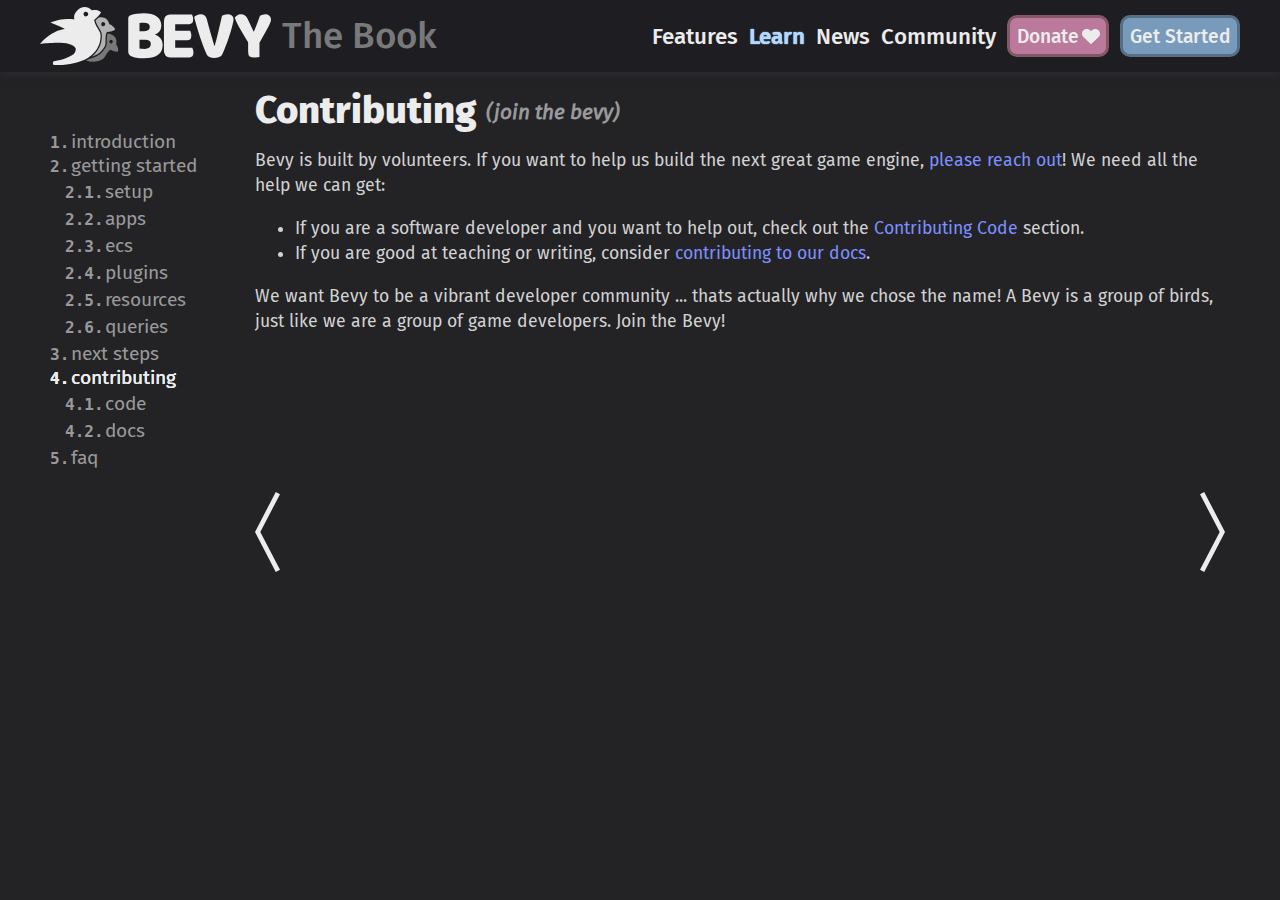
<file: learn/book/contributing/index.html>
<html lang="en">
    <head>
        <meta charset="UTF-8">
        <meta name='viewport' content="width=device-width, initial-scale=1" />
        <meta property="og:title" content="Bevy - Contributing" />
        <meta property="og:type" content="website" />
        <meta property="og:url" content="https://bevyengine.org&#x2F;learn&#x2F;book&#x2F;contributing&#x2F;" />
        <meta property="og:image" content="https://bevyengine.org/assets/bevy_logo_fill.png" />
        <meta property="og:description" content="Bevy is a refreshingly simple data-driven game engine built in Rust. It is free and open-source forever!" />
        <link rel="shortcut icon" type="image/png" href="/assets/favicon.png">
        <link rel="stylesheet" href="/site.css" />
        <link href="atom.xml" rel="alternate" type="application/atom+xml" />
        <title>Bevy - Contributing</title>
        
<script src="/optional-helpers.js"></script>

    </head>

    <body>
        <div class="headerbar-container">
            <nav class="headerbar container">
                <a href="/" class="header-logo">
                    <img src="/assets/bevy_logo_dark.svg" class="logo" alt="bevy logo" />
                </a>
                <a href="/" class="header-logo-mobile">
                    <img src="/assets/bevy_icon_dark.svg" class="logo" alt="bevy icon" />
                </a>
                <div class="header-item header-message">
                    
                        The Book
                    
                </div>
                <div class="header-item header-push"></div>
                



    


<a href="&#x2F;" class="header-item" >
    Features
</a>

                



    


<a href="&#x2F;learn" class="header-item header-item-active"  >
    Learn
</a>

                



    


<a href="&#x2F;news" class="header-item" >
    News
</a>

                



    


<a href="&#x2F;community" class="header-item" >
    Community
</a>

                <a class="header-item header-button header-button-donate" href="https://github.com/sponsors/cart">Donate <img src="/assets/heart.svg" class="header-button-donate-heart"/></a>
                <a class="header-item header-button" href="/learn/book/getting-started/">Get Started</a>
            </nav>
        </div>
        <section class="section">
            <div class="container">
                
<div class="book-page">
    <nav class="book-nav" role="navigation">
        
        
        <ul class="book-nav-sections-container book-nav-sections">
            
            

<li class="book-nav-section">
    <a href="https:&#x2F;&#x2F;bevyengine.org&#x2F;learn&#x2F;book&#x2F;introduction&#x2F;" class="book-nav-section-title">
        <strong class="book-nav-section-number">1.</strong>
        introduction
    </a>
    
</li>

            
            

<li class="book-nav-section">
    <a href="https:&#x2F;&#x2F;bevyengine.org&#x2F;learn&#x2F;book&#x2F;getting-started&#x2F;" class="book-nav-section-title">
        <strong class="book-nav-section-number">2.</strong>
        getting started
    </a>
    
    <ul class="book-nav-sections book-nav-sections-indented">
        
        
        

<li class="book-nav-section">
    <a href="https:&#x2F;&#x2F;bevyengine.org&#x2F;learn&#x2F;book&#x2F;getting-started&#x2F;setup&#x2F;" class="book-nav-section-title">
        <strong class="book-nav-section-number">2.1.</strong>
        setup
    </a>
    
</li>

        
        
        

<li class="book-nav-section">
    <a href="https:&#x2F;&#x2F;bevyengine.org&#x2F;learn&#x2F;book&#x2F;getting-started&#x2F;apps&#x2F;" class="book-nav-section-title">
        <strong class="book-nav-section-number">2.2.</strong>
        apps
    </a>
    
</li>

        
        
        

<li class="book-nav-section">
    <a href="https:&#x2F;&#x2F;bevyengine.org&#x2F;learn&#x2F;book&#x2F;getting-started&#x2F;ecs&#x2F;" class="book-nav-section-title">
        <strong class="book-nav-section-number">2.3.</strong>
        ecs
    </a>
    
</li>

        
        
        

<li class="book-nav-section">
    <a href="https:&#x2F;&#x2F;bevyengine.org&#x2F;learn&#x2F;book&#x2F;getting-started&#x2F;plugins&#x2F;" class="book-nav-section-title">
        <strong class="book-nav-section-number">2.4.</strong>
        plugins
    </a>
    
</li>

        
        
        

<li class="book-nav-section">
    <a href="https:&#x2F;&#x2F;bevyengine.org&#x2F;learn&#x2F;book&#x2F;getting-started&#x2F;resources&#x2F;" class="book-nav-section-title">
        <strong class="book-nav-section-number">2.5.</strong>
        resources
    </a>
    
</li>

        
        
        

<li class="book-nav-section">
    <a href="https:&#x2F;&#x2F;bevyengine.org&#x2F;learn&#x2F;book&#x2F;getting-started&#x2F;queries&#x2F;" class="book-nav-section-title">
        <strong class="book-nav-section-number">2.6.</strong>
        queries
    </a>
    
</li>

        
    </ul>
    
</li>

            
            

<li class="book-nav-section">
    <a href="https:&#x2F;&#x2F;bevyengine.org&#x2F;learn&#x2F;book&#x2F;next-steps&#x2F;" class="book-nav-section-title">
        <strong class="book-nav-section-number">3.</strong>
        next steps
    </a>
    
</li>

            
            

<li class="book-nav-section">
    <a href="https:&#x2F;&#x2F;bevyengine.org&#x2F;learn&#x2F;book&#x2F;contributing&#x2F;" class="book-nav-section-title-active book-nav-section-title" >
        <strong class="book-nav-section-number">4.</strong>
        contributing
    </a>
    
    <ul class="book-nav-sections book-nav-sections-indented">
        
        
        

<li class="book-nav-section">
    <a href="https:&#x2F;&#x2F;bevyengine.org&#x2F;learn&#x2F;book&#x2F;contributing&#x2F;code&#x2F;" class="book-nav-section-title">
        <strong class="book-nav-section-number">4.1.</strong>
        code
    </a>
    
</li>

        
        
        

<li class="book-nav-section">
    <a href="https:&#x2F;&#x2F;bevyengine.org&#x2F;learn&#x2F;book&#x2F;contributing&#x2F;docs&#x2F;" class="book-nav-section-title">
        <strong class="book-nav-section-number">4.2.</strong>
        docs
    </a>
    
</li>

        
    </ul>
    
</li>

            
            

<li class="book-nav-section">
    <a href="https:&#x2F;&#x2F;bevyengine.org&#x2F;learn&#x2F;book&#x2F;faq&#x2F;" class="book-nav-section-title">
        <strong class="book-nav-section-number">5.</strong>
        faq
    </a>
    
</li>

            
        </ul>
        
    </nav>
    <div class="book-content">
        
        
        

            
            
            
                
            

        
            
            <a id="book-pager-bar-previous" href="https:&#x2F;&#x2F;bevyengine.org&#x2F;learn&#x2F;book&#x2F;next-steps&#x2F;" class="book-pager-bar book-pager-bar-previous">
                <div class="book-pager-bar-icon book-pager-bar-icon-previous">
                    <img src="/assets/pager_previous.svg" class="book-pager-image book-pager-image-left" />
                </div>
            </a>
        

        
         
        
            
            <a id="book-pager-bar-next" href="https:&#x2F;&#x2F;bevyengine.org&#x2F;learn&#x2F;book&#x2F;contributing&#x2F;code&#x2F;" class="book-pager-bar book-pager-bar-next">
                <div class="book-pager-bar-icon book-pager-bar-icon-next">
                <img src="/assets/pager_next.svg" class="book-pager-image book-pager-image-right" />
                </div>
            </a>
        
        <h1>
            
                Contributing
            
            
                <span class="book-page-subtitle">(join the bevy)</span>
            
        </h1>
        <div class="media-content"><p>Bevy is built by volunteers. If you want to help us build the next great game engine, <a href="/community">please reach out</a>! We need all the help we can get:</p>
<ul>
<li>If you are a software developer and you want to help out, check out the <a href="/learn/book/contributing/code">Contributing Code</a> section.</li>
<li>If you are good at teaching or writing, consider <a href="/learn/book/contributing/docs">contributing to our docs</a>.</li>
</ul>
<p>We want Bevy to be a vibrant developer community ... thats actually why we chose the name! A Bevy is a group of birds, just like we are a group of game developers. Join the Bevy! </p>
</div>
        <div class="book-pagers" />
    </div>
</div>


            </div>
        </section>
    </body>
</html>
</file>
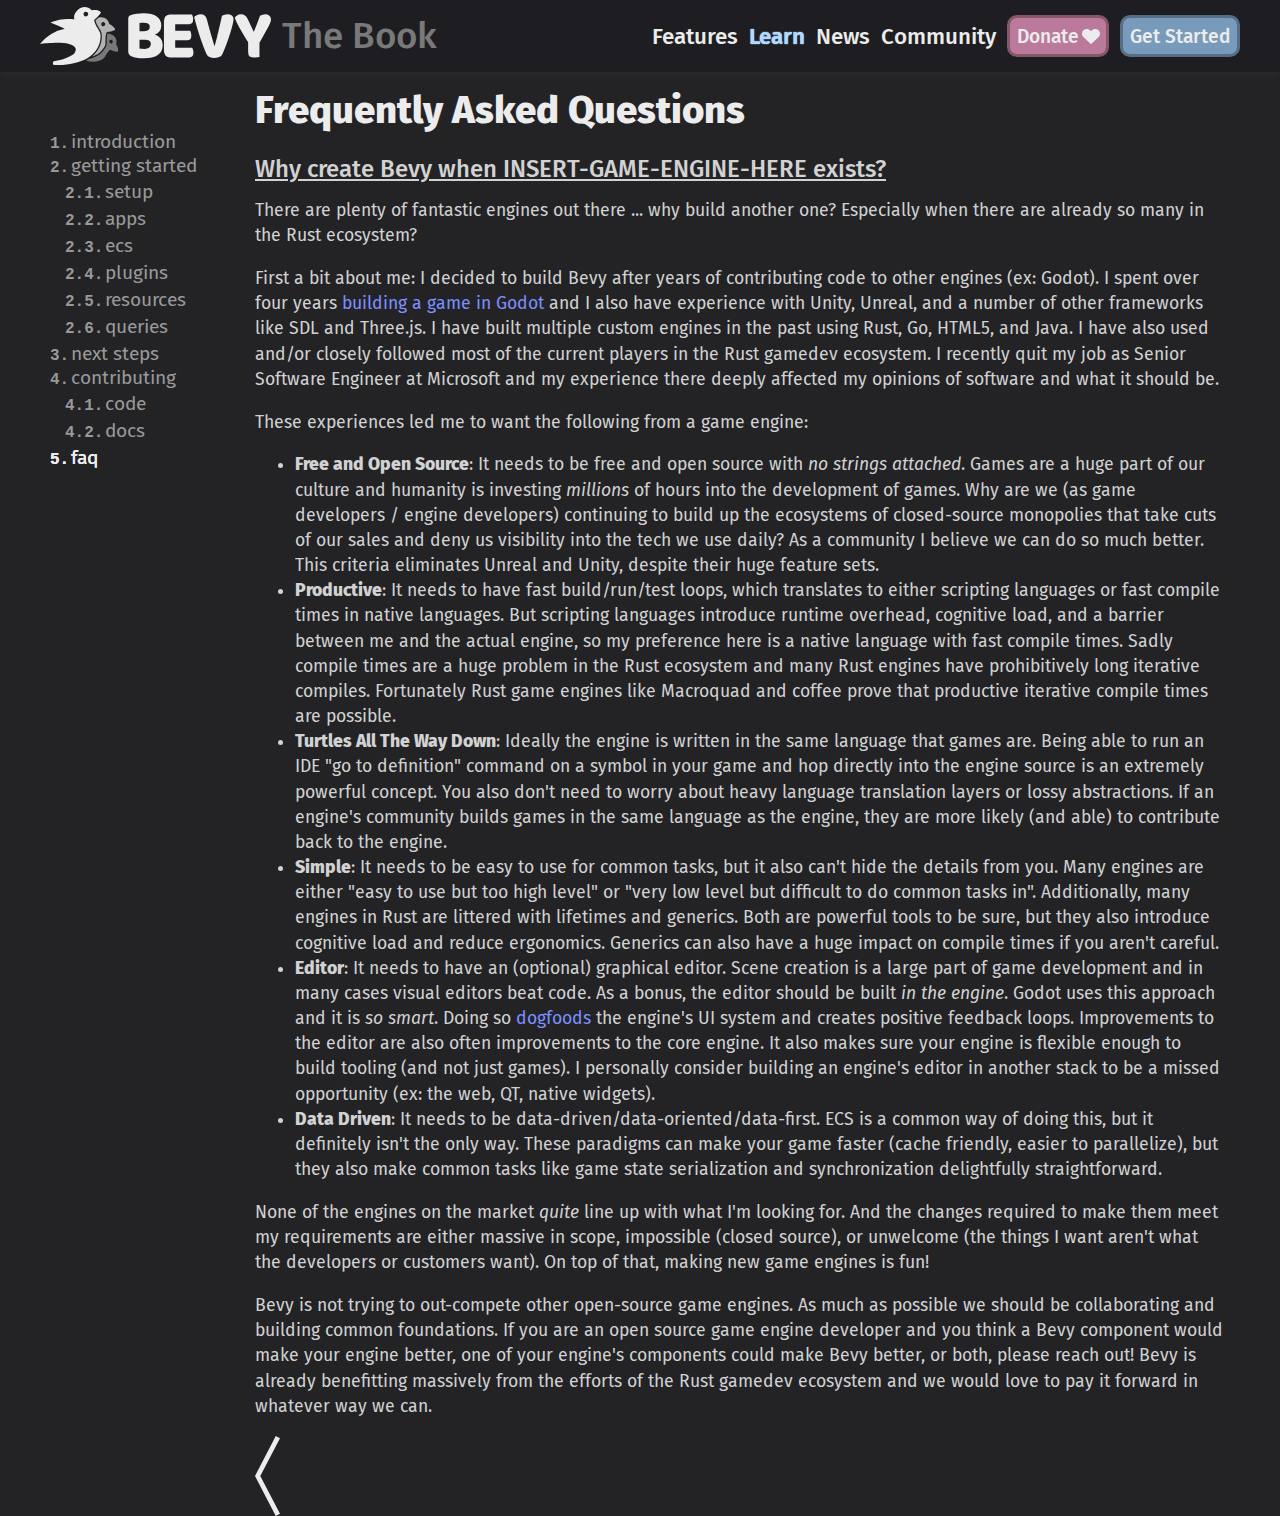
<file: learn/book/faq/index.html>
<html lang="en">
    <head>
        <meta charset="UTF-8">
        <meta name='viewport' content="width=device-width, initial-scale=1" />
        <meta property="og:title" content="Bevy - Faq" />
        <meta property="og:type" content="website" />
        <meta property="og:url" content="https://bevyengine.org&#x2F;learn&#x2F;book&#x2F;faq&#x2F;" />
        <meta property="og:image" content="https://bevyengine.org/assets/bevy_logo_fill.png" />
        <meta property="og:description" content="Bevy is a refreshingly simple data-driven game engine built in Rust. It is free and open-source forever!" />
        <link rel="shortcut icon" type="image/png" href="/assets/favicon.png">
        <link rel="stylesheet" href="/site.css" />
        <link href="atom.xml" rel="alternate" type="application/atom+xml" />
        <title>Bevy - Faq</title>
        
<script src="/optional-helpers.js"></script>

    </head>

    <body>
        <div class="headerbar-container">
            <nav class="headerbar container">
                <a href="/" class="header-logo">
                    <img src="/assets/bevy_logo_dark.svg" class="logo" alt="bevy logo" />
                </a>
                <a href="/" class="header-logo-mobile">
                    <img src="/assets/bevy_icon_dark.svg" class="logo" alt="bevy icon" />
                </a>
                <div class="header-item header-message">
                    
                        The Book
                    
                </div>
                <div class="header-item header-push"></div>
                



    


<a href="&#x2F;" class="header-item" >
    Features
</a>

                



    


<a href="&#x2F;learn" class="header-item header-item-active"  >
    Learn
</a>

                



    


<a href="&#x2F;news" class="header-item" >
    News
</a>

                



    


<a href="&#x2F;community" class="header-item" >
    Community
</a>

                <a class="header-item header-button header-button-donate" href="https://github.com/sponsors/cart">Donate <img src="/assets/heart.svg" class="header-button-donate-heart"/></a>
                <a class="header-item header-button" href="/learn/book/getting-started/">Get Started</a>
            </nav>
        </div>
        <section class="section">
            <div class="container">
                
<div class="book-page">
    <nav class="book-nav" role="navigation">
        
        
        <ul class="book-nav-sections-container book-nav-sections">
            
            

<li class="book-nav-section">
    <a href="https:&#x2F;&#x2F;bevyengine.org&#x2F;learn&#x2F;book&#x2F;introduction&#x2F;" class="book-nav-section-title">
        <strong class="book-nav-section-number">1.</strong>
        introduction
    </a>
    
</li>

            
            

<li class="book-nav-section">
    <a href="https:&#x2F;&#x2F;bevyengine.org&#x2F;learn&#x2F;book&#x2F;getting-started&#x2F;" class="book-nav-section-title">
        <strong class="book-nav-section-number">2.</strong>
        getting started
    </a>
    
    <ul class="book-nav-sections book-nav-sections-indented">
        
        
        

<li class="book-nav-section">
    <a href="https:&#x2F;&#x2F;bevyengine.org&#x2F;learn&#x2F;book&#x2F;getting-started&#x2F;setup&#x2F;" class="book-nav-section-title">
        <strong class="book-nav-section-number">2.1.</strong>
        setup
    </a>
    
</li>

        
        
        

<li class="book-nav-section">
    <a href="https:&#x2F;&#x2F;bevyengine.org&#x2F;learn&#x2F;book&#x2F;getting-started&#x2F;apps&#x2F;" class="book-nav-section-title">
        <strong class="book-nav-section-number">2.2.</strong>
        apps
    </a>
    
</li>

        
        
        

<li class="book-nav-section">
    <a href="https:&#x2F;&#x2F;bevyengine.org&#x2F;learn&#x2F;book&#x2F;getting-started&#x2F;ecs&#x2F;" class="book-nav-section-title">
        <strong class="book-nav-section-number">2.3.</strong>
        ecs
    </a>
    
</li>

        
        
        

<li class="book-nav-section">
    <a href="https:&#x2F;&#x2F;bevyengine.org&#x2F;learn&#x2F;book&#x2F;getting-started&#x2F;plugins&#x2F;" class="book-nav-section-title">
        <strong class="book-nav-section-number">2.4.</strong>
        plugins
    </a>
    
</li>

        
        
        

<li class="book-nav-section">
    <a href="https:&#x2F;&#x2F;bevyengine.org&#x2F;learn&#x2F;book&#x2F;getting-started&#x2F;resources&#x2F;" class="book-nav-section-title">
        <strong class="book-nav-section-number">2.5.</strong>
        resources
    </a>
    
</li>

        
        
        

<li class="book-nav-section">
    <a href="https:&#x2F;&#x2F;bevyengine.org&#x2F;learn&#x2F;book&#x2F;getting-started&#x2F;queries&#x2F;" class="book-nav-section-title">
        <strong class="book-nav-section-number">2.6.</strong>
        queries
    </a>
    
</li>

        
    </ul>
    
</li>

            
            

<li class="book-nav-section">
    <a href="https:&#x2F;&#x2F;bevyengine.org&#x2F;learn&#x2F;book&#x2F;next-steps&#x2F;" class="book-nav-section-title">
        <strong class="book-nav-section-number">3.</strong>
        next steps
    </a>
    
</li>

            
            

<li class="book-nav-section">
    <a href="https:&#x2F;&#x2F;bevyengine.org&#x2F;learn&#x2F;book&#x2F;contributing&#x2F;" class="book-nav-section-title">
        <strong class="book-nav-section-number">4.</strong>
        contributing
    </a>
    
    <ul class="book-nav-sections book-nav-sections-indented">
        
        
        

<li class="book-nav-section">
    <a href="https:&#x2F;&#x2F;bevyengine.org&#x2F;learn&#x2F;book&#x2F;contributing&#x2F;code&#x2F;" class="book-nav-section-title">
        <strong class="book-nav-section-number">4.1.</strong>
        code
    </a>
    
</li>

        
        
        

<li class="book-nav-section">
    <a href="https:&#x2F;&#x2F;bevyengine.org&#x2F;learn&#x2F;book&#x2F;contributing&#x2F;docs&#x2F;" class="book-nav-section-title">
        <strong class="book-nav-section-number">4.2.</strong>
        docs
    </a>
    
</li>

        
    </ul>
    
</li>

            
            

<li class="book-nav-section">
    <a href="https:&#x2F;&#x2F;bevyengine.org&#x2F;learn&#x2F;book&#x2F;faq&#x2F;" class="book-nav-section-title-active book-nav-section-title" >
        <strong class="book-nav-section-number">5.</strong>
        faq
    </a>
    
</li>

            
        </ul>
        
    </nav>
    <div class="book-content">
        
        
        

            
            
            
                
            

        
            
            <a id="book-pager-bar-previous" href="https:&#x2F;&#x2F;bevyengine.org&#x2F;learn&#x2F;book&#x2F;contributing&#x2F;docs&#x2F;" class="book-pager-bar book-pager-bar-previous">
                <div class="book-pager-bar-icon book-pager-bar-icon-previous">
                    <img src="/assets/pager_previous.svg" class="book-pager-image book-pager-image-left" />
                </div>
            </a>
        

        
        
            
            
            
         
        
        <h1>
            
                Frequently Asked Questions
            
            
        </h1>
        <div class="media-content"><h3 id="why-create-bevy-when-insert-game-engine-here-exists">Why create Bevy when INSERT-GAME-ENGINE-HERE exists?</h3>
<p>There are plenty of fantastic engines out there ... why build another one? Especially when there are already so many in the Rust ecosystem?</p>
<p>First a bit about me: I decided to build Bevy after years of contributing code to other engines (ex: Godot). I spent over four years <a href="https://www.youtube.com/c/cartdev">building a game in Godot</a> and I also have experience with Unity, Unreal, and a number of other frameworks like SDL and Three.js. I have built multiple custom engines in the past using Rust, Go, HTML5, and Java. I have also used and/or closely followed most of the current players in the Rust gamedev ecosystem. I recently quit my job as Senior Software Engineer at Microsoft and my experience there deeply affected my opinions of software and what it should be.</p>
<p>These experiences led me to want the following from a game engine:</p>
<ul>
<li><strong>Free and Open Source</strong>: It needs to be free and open source with <em>no strings attached</em>. Games are a huge part of our culture and humanity is investing <em>millions</em> of hours into the development of games. Why are we (as game developers / engine developers) continuing to build up the ecosystems of closed-source monopolies that take cuts of our sales and deny us visibility into the tech we use daily? As a community I believe we can do so much better. This criteria eliminates Unreal and Unity, despite their huge feature sets.</li>
<li><strong>Productive</strong>: It needs to have fast build/run/test loops, which translates to either scripting languages or fast compile times in native languages. But scripting languages introduce runtime overhead, cognitive load, and a barrier between me and the actual engine, so my preference here is a native language with fast compile times. Sadly compile times are a huge problem in the Rust ecosystem and many Rust engines have prohibitively long iterative compiles. Fortunately Rust game engines like Macroquad and coffee prove that productive iterative compile times are possible.</li>
<li><strong>Turtles All The Way Down</strong>: Ideally the engine is written in the same language that games are. Being able to run an IDE &quot;go to definition&quot; command on a symbol in your game and hop directly into the engine source is an extremely powerful concept. You also don't need to worry about heavy language translation layers or lossy abstractions. If an engine's community builds games in the same language as the engine, they are more likely (and able) to contribute back to the engine.</li>
<li><strong>Simple</strong>: It needs to be easy to use for common tasks, but it also can't hide the details from you. Many engines are either &quot;easy to use but too high level&quot; or &quot;very low level but difficult to do common tasks in&quot;. Additionally, many engines in Rust are littered with lifetimes and generics. Both are powerful tools to be sure, but they also introduce cognitive load and reduce ergonomics. Generics can also have a huge impact on compile times if you aren't careful.</li>
<li><strong>Editor</strong>: It needs to have an (optional) graphical editor. Scene creation is a large part of game development and in many cases visual editors beat code. As a bonus, the editor should be built <em>in the engine</em>. Godot uses this approach and it is <em>so smart</em>. Doing so <a href="https://en.wikipedia.org/wiki/Eating_your_own_dog_food">dogfoods</a> the engine's UI system and creates positive feedback loops. Improvements to the editor are also often improvements to the core engine. It also makes sure your engine is flexible enough to build tooling (and not just games). I personally consider building an engine's editor in another stack to be a missed opportunity (ex: the web, QT, native widgets). </li>
<li><strong>Data Driven</strong>: It needs to be data-driven/data-oriented/data-first. ECS is a common way of doing this, but it definitely isn't the only way. These paradigms can make your game faster (cache friendly, easier to parallelize), but they also make common tasks like game state serialization and synchronization delightfully straightforward.</li>
</ul>
<p>None of the engines on the market <em>quite</em> line up with what I'm looking for. And the changes required to make them meet my requirements are either massive in scope, impossible (closed source), or unwelcome (the things I want aren't what the developers or customers want). On top of that, making new game engines is fun!</p>
<p>Bevy is not trying to out-compete other open-source game engines. As much as possible we should be collaborating and building common foundations. If you are an open source game engine developer and you think a Bevy component would make your engine better, one of your engine's components could make Bevy better, or both, please reach out! Bevy is already benefitting massively from the efforts of the Rust gamedev ecosystem and we would love to pay it forward in whatever way we can.</p>
</div>
        <div class="book-pagers" />
    </div>
</div>


            </div>
        </section>
    </body>
</html>
</file>
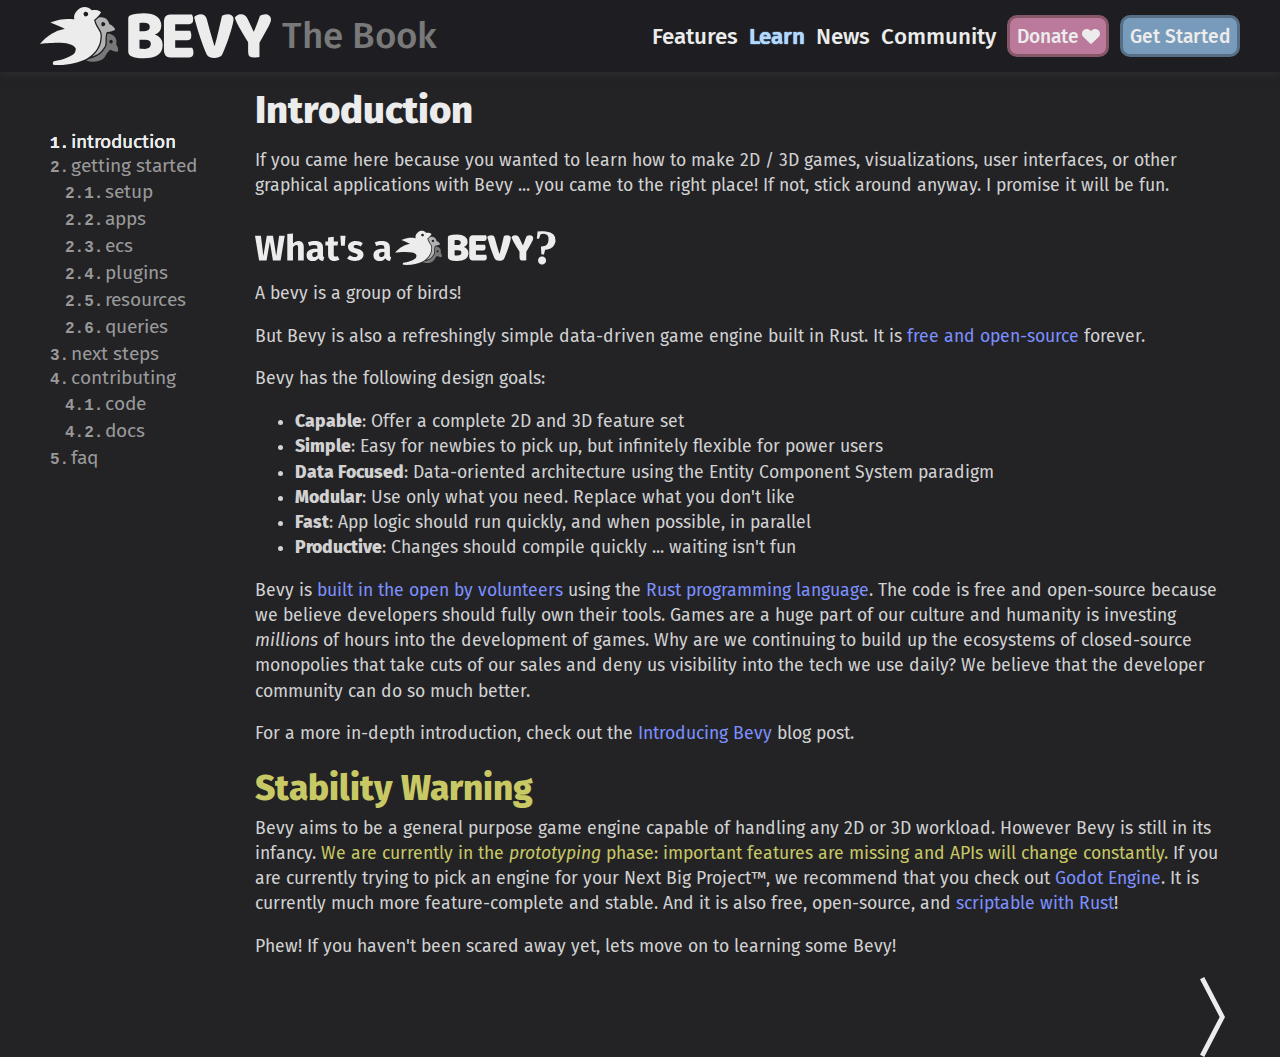
<file: learn/book/introduction/index.html>
<html lang="en">
    <head>
        <meta charset="UTF-8">
        <meta name='viewport' content="width=device-width, initial-scale=1" />
        <meta property="og:title" content="Bevy - Introduction" />
        <meta property="og:type" content="website" />
        <meta property="og:url" content="https://bevyengine.org&#x2F;learn&#x2F;book&#x2F;introduction&#x2F;" />
        <meta property="og:image" content="https://bevyengine.org/assets/bevy_logo_fill.png" />
        <meta property="og:description" content="Bevy is a refreshingly simple data-driven game engine built in Rust. It is free and open-source forever!" />
        <link rel="shortcut icon" type="image/png" href="/assets/favicon.png">
        <link rel="stylesheet" href="/site.css" />
        <link href="atom.xml" rel="alternate" type="application/atom+xml" />
        <title>Bevy - Introduction</title>
        
<script src="/optional-helpers.js"></script>

    </head>

    <body>
        <div class="headerbar-container">
            <nav class="headerbar container">
                <a href="/" class="header-logo">
                    <img src="/assets/bevy_logo_dark.svg" class="logo" alt="bevy logo" />
                </a>
                <a href="/" class="header-logo-mobile">
                    <img src="/assets/bevy_icon_dark.svg" class="logo" alt="bevy icon" />
                </a>
                <div class="header-item header-message">
                    
                        The Book
                    
                </div>
                <div class="header-item header-push"></div>
                



    


<a href="&#x2F;" class="header-item" >
    Features
</a>

                



    


<a href="&#x2F;learn" class="header-item header-item-active"  >
    Learn
</a>

                



    


<a href="&#x2F;news" class="header-item" >
    News
</a>

                



    


<a href="&#x2F;community" class="header-item" >
    Community
</a>

                <a class="header-item header-button header-button-donate" href="https://github.com/sponsors/cart">Donate <img src="/assets/heart.svg" class="header-button-donate-heart"/></a>
                <a class="header-item header-button" href="/learn/book/getting-started/">Get Started</a>
            </nav>
        </div>
        <section class="section">
            <div class="container">
                
<div class="book-page">
    <nav class="book-nav" role="navigation">
        
        
        <ul class="book-nav-sections-container book-nav-sections">
            
            

<li class="book-nav-section">
    <a href="https:&#x2F;&#x2F;bevyengine.org&#x2F;learn&#x2F;book&#x2F;introduction&#x2F;" class="book-nav-section-title-active book-nav-section-title" >
        <strong class="book-nav-section-number">1.</strong>
        introduction
    </a>
    
</li>

            
            

<li class="book-nav-section">
    <a href="https:&#x2F;&#x2F;bevyengine.org&#x2F;learn&#x2F;book&#x2F;getting-started&#x2F;" class="book-nav-section-title">
        <strong class="book-nav-section-number">2.</strong>
        getting started
    </a>
    
    <ul class="book-nav-sections book-nav-sections-indented">
        
        
        

<li class="book-nav-section">
    <a href="https:&#x2F;&#x2F;bevyengine.org&#x2F;learn&#x2F;book&#x2F;getting-started&#x2F;setup&#x2F;" class="book-nav-section-title">
        <strong class="book-nav-section-number">2.1.</strong>
        setup
    </a>
    
</li>

        
        
        

<li class="book-nav-section">
    <a href="https:&#x2F;&#x2F;bevyengine.org&#x2F;learn&#x2F;book&#x2F;getting-started&#x2F;apps&#x2F;" class="book-nav-section-title">
        <strong class="book-nav-section-number">2.2.</strong>
        apps
    </a>
    
</li>

        
        
        

<li class="book-nav-section">
    <a href="https:&#x2F;&#x2F;bevyengine.org&#x2F;learn&#x2F;book&#x2F;getting-started&#x2F;ecs&#x2F;" class="book-nav-section-title">
        <strong class="book-nav-section-number">2.3.</strong>
        ecs
    </a>
    
</li>

        
        
        

<li class="book-nav-section">
    <a href="https:&#x2F;&#x2F;bevyengine.org&#x2F;learn&#x2F;book&#x2F;getting-started&#x2F;plugins&#x2F;" class="book-nav-section-title">
        <strong class="book-nav-section-number">2.4.</strong>
        plugins
    </a>
    
</li>

        
        
        

<li class="book-nav-section">
    <a href="https:&#x2F;&#x2F;bevyengine.org&#x2F;learn&#x2F;book&#x2F;getting-started&#x2F;resources&#x2F;" class="book-nav-section-title">
        <strong class="book-nav-section-number">2.5.</strong>
        resources
    </a>
    
</li>

        
        
        

<li class="book-nav-section">
    <a href="https:&#x2F;&#x2F;bevyengine.org&#x2F;learn&#x2F;book&#x2F;getting-started&#x2F;queries&#x2F;" class="book-nav-section-title">
        <strong class="book-nav-section-number">2.6.</strong>
        queries
    </a>
    
</li>

        
    </ul>
    
</li>

            
            

<li class="book-nav-section">
    <a href="https:&#x2F;&#x2F;bevyengine.org&#x2F;learn&#x2F;book&#x2F;next-steps&#x2F;" class="book-nav-section-title">
        <strong class="book-nav-section-number">3.</strong>
        next steps
    </a>
    
</li>

            
            

<li class="book-nav-section">
    <a href="https:&#x2F;&#x2F;bevyengine.org&#x2F;learn&#x2F;book&#x2F;contributing&#x2F;" class="book-nav-section-title">
        <strong class="book-nav-section-number">4.</strong>
        contributing
    </a>
    
    <ul class="book-nav-sections book-nav-sections-indented">
        
        
        

<li class="book-nav-section">
    <a href="https:&#x2F;&#x2F;bevyengine.org&#x2F;learn&#x2F;book&#x2F;contributing&#x2F;code&#x2F;" class="book-nav-section-title">
        <strong class="book-nav-section-number">4.1.</strong>
        code
    </a>
    
</li>

        
        
        

<li class="book-nav-section">
    <a href="https:&#x2F;&#x2F;bevyengine.org&#x2F;learn&#x2F;book&#x2F;contributing&#x2F;docs&#x2F;" class="book-nav-section-title">
        <strong class="book-nav-section-number">4.2.</strong>
        docs
    </a>
    
</li>

        
    </ul>
    
</li>

            
            

<li class="book-nav-section">
    <a href="https:&#x2F;&#x2F;bevyengine.org&#x2F;learn&#x2F;book&#x2F;faq&#x2F;" class="book-nav-section-title">
        <strong class="book-nav-section-number">5.</strong>
        faq
    </a>
    
</li>

            
        </ul>
        
    </nav>
    <div class="book-content">
        
        
        

            
            
            
                
            

        

        
        
            
            
            
                
            
         
        
            
            <a id="book-pager-bar-next" href="https:&#x2F;&#x2F;bevyengine.org&#x2F;learn&#x2F;book&#x2F;getting-started&#x2F;" class="book-pager-bar book-pager-bar-next">
                <div class="book-pager-bar-icon book-pager-bar-icon-next">
                <img src="/assets/pager_next.svg" class="book-pager-image book-pager-image-right" />
                </div>
            </a>
        
        <h1>
            
                Introduction
            
            
        </h1>
        <div class="media-content"><p>If you came here because you wanted to learn how to make 2D / 3D games, visualizations, user interfaces, or other graphical applications with Bevy ... you came to the right place! If not, stick around anyway. I promise it will be fun.</p>
<h2>
    <img src="/assets/whats_a_bevy.svg" class="book-whats-a-bevy" alt="What's a BEVY?"/>
</h2>
<p>A bevy is a group of birds!</p>
<p>But Bevy is also a refreshingly simple data-driven game engine built in Rust. It is <a href="https://github.com/bevyengine/bevy">free and open-source</a> forever.</p>
<p>Bevy has the following design goals:</p>
<ul>
<li><strong>Capable</strong>: Offer a complete 2D and 3D feature set</li>
<li><strong>Simple</strong>: Easy for newbies to pick up, but infinitely flexible for power users</li>
<li><strong>Data Focused</strong>: Data-oriented architecture using the Entity Component System paradigm </li>
<li><strong>Modular</strong>: Use only what you need. Replace what you don't like</li>
<li><strong>Fast</strong>: App logic should run quickly, and when possible, in parallel</li>
<li><strong>Productive</strong>: Changes should compile quickly ... waiting isn't fun</li>
</ul>
<p>Bevy is <a href="/learn/book/contributing">built in the open by volunteers</a> using the <a href="https://www.rust-lang.org/">Rust programming language</a>. The code is free and open-source because we believe developers should fully own their tools. Games are a huge part of our culture and humanity is investing <em>millions</em> of hours into the development of games. Why are we continuing to build up the ecosystems of closed-source monopolies that take cuts of our sales and deny us visibility into the tech we use daily? We believe that the developer community can do so much better.</p>
<p>For a more in-depth introduction, check out the <a href="/news/introducing-bevy/">Introducing Bevy</a> blog post.</p>
<h2 class="warning">
    Stability Warning
</h2>
<p>Bevy aims to be a general purpose game engine capable of handling any 2D or 3D workload. However Bevy is still in its infancy. <span class="warning">We are currently in the <i>prototyping</i> phase: important features are missing and APIs will change constantly.</span> If you are currently trying to pick an engine for your Next Big Project™, we recommend that you check out <a href="https://godotengine.org">Godot Engine</a>. It is currently much more feature-complete and stable. And it is also free, open-source, and <a href="https://github.com/GodotNativeTools/godot-rust">scriptable with Rust</a>!</p>
<p>Phew! If you haven't been scared away yet, lets move on to learning some Bevy!</p>
</div>
        <div class="book-pagers" />
    </div>
</div>


            </div>
        </section>
    </body>
</html>
</file>
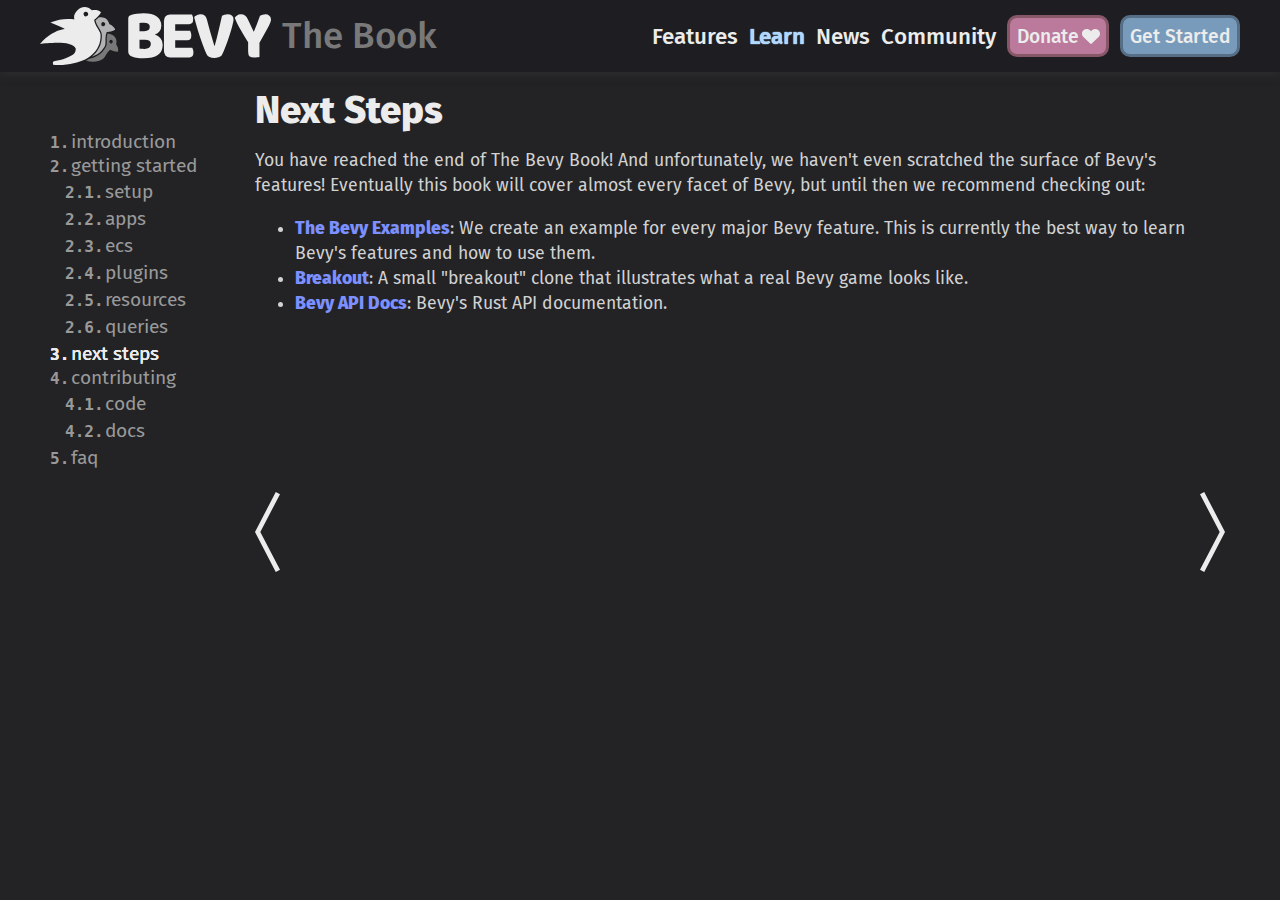
<file: learn/book/next-steps/index.html>
<html lang="en">
    <head>
        <meta charset="UTF-8">
        <meta name='viewport' content="width=device-width, initial-scale=1" />
        <meta property="og:title" content="Bevy - Next Steps" />
        <meta property="og:type" content="website" />
        <meta property="og:url" content="https://bevyengine.org&#x2F;learn&#x2F;book&#x2F;next-steps&#x2F;" />
        <meta property="og:image" content="https://bevyengine.org/assets/bevy_logo_fill.png" />
        <meta property="og:description" content="Bevy is a refreshingly simple data-driven game engine built in Rust. It is free and open-source forever!" />
        <link rel="shortcut icon" type="image/png" href="/assets/favicon.png">
        <link rel="stylesheet" href="/site.css" />
        <link href="atom.xml" rel="alternate" type="application/atom+xml" />
        <title>Bevy - Next Steps</title>
        
<script src="/optional-helpers.js"></script>

    </head>

    <body>
        <div class="headerbar-container">
            <nav class="headerbar container">
                <a href="/" class="header-logo">
                    <img src="/assets/bevy_logo_dark.svg" class="logo" alt="bevy logo" />
                </a>
                <a href="/" class="header-logo-mobile">
                    <img src="/assets/bevy_icon_dark.svg" class="logo" alt="bevy icon" />
                </a>
                <div class="header-item header-message">
                    
                        The Book
                    
                </div>
                <div class="header-item header-push"></div>
                



    


<a href="&#x2F;" class="header-item" >
    Features
</a>

                



    


<a href="&#x2F;learn" class="header-item header-item-active"  >
    Learn
</a>

                



    


<a href="&#x2F;news" class="header-item" >
    News
</a>

                



    


<a href="&#x2F;community" class="header-item" >
    Community
</a>

                <a class="header-item header-button header-button-donate" href="https://github.com/sponsors/cart">Donate <img src="/assets/heart.svg" class="header-button-donate-heart"/></a>
                <a class="header-item header-button" href="/learn/book/getting-started/">Get Started</a>
            </nav>
        </div>
        <section class="section">
            <div class="container">
                
<div class="book-page">
    <nav class="book-nav" role="navigation">
        
        
        <ul class="book-nav-sections-container book-nav-sections">
            
            

<li class="book-nav-section">
    <a href="https:&#x2F;&#x2F;bevyengine.org&#x2F;learn&#x2F;book&#x2F;introduction&#x2F;" class="book-nav-section-title">
        <strong class="book-nav-section-number">1.</strong>
        introduction
    </a>
    
</li>

            
            

<li class="book-nav-section">
    <a href="https:&#x2F;&#x2F;bevyengine.org&#x2F;learn&#x2F;book&#x2F;getting-started&#x2F;" class="book-nav-section-title">
        <strong class="book-nav-section-number">2.</strong>
        getting started
    </a>
    
    <ul class="book-nav-sections book-nav-sections-indented">
        
        
        

<li class="book-nav-section">
    <a href="https:&#x2F;&#x2F;bevyengine.org&#x2F;learn&#x2F;book&#x2F;getting-started&#x2F;setup&#x2F;" class="book-nav-section-title">
        <strong class="book-nav-section-number">2.1.</strong>
        setup
    </a>
    
</li>

        
        
        

<li class="book-nav-section">
    <a href="https:&#x2F;&#x2F;bevyengine.org&#x2F;learn&#x2F;book&#x2F;getting-started&#x2F;apps&#x2F;" class="book-nav-section-title">
        <strong class="book-nav-section-number">2.2.</strong>
        apps
    </a>
    
</li>

        
        
        

<li class="book-nav-section">
    <a href="https:&#x2F;&#x2F;bevyengine.org&#x2F;learn&#x2F;book&#x2F;getting-started&#x2F;ecs&#x2F;" class="book-nav-section-title">
        <strong class="book-nav-section-number">2.3.</strong>
        ecs
    </a>
    
</li>

        
        
        

<li class="book-nav-section">
    <a href="https:&#x2F;&#x2F;bevyengine.org&#x2F;learn&#x2F;book&#x2F;getting-started&#x2F;plugins&#x2F;" class="book-nav-section-title">
        <strong class="book-nav-section-number">2.4.</strong>
        plugins
    </a>
    
</li>

        
        
        

<li class="book-nav-section">
    <a href="https:&#x2F;&#x2F;bevyengine.org&#x2F;learn&#x2F;book&#x2F;getting-started&#x2F;resources&#x2F;" class="book-nav-section-title">
        <strong class="book-nav-section-number">2.5.</strong>
        resources
    </a>
    
</li>

        
        
        

<li class="book-nav-section">
    <a href="https:&#x2F;&#x2F;bevyengine.org&#x2F;learn&#x2F;book&#x2F;getting-started&#x2F;queries&#x2F;" class="book-nav-section-title">
        <strong class="book-nav-section-number">2.6.</strong>
        queries
    </a>
    
</li>

        
    </ul>
    
</li>

            
            

<li class="book-nav-section">
    <a href="https:&#x2F;&#x2F;bevyengine.org&#x2F;learn&#x2F;book&#x2F;next-steps&#x2F;" class="book-nav-section-title-active book-nav-section-title" >
        <strong class="book-nav-section-number">3.</strong>
        next steps
    </a>
    
</li>

            
            

<li class="book-nav-section">
    <a href="https:&#x2F;&#x2F;bevyengine.org&#x2F;learn&#x2F;book&#x2F;contributing&#x2F;" class="book-nav-section-title">
        <strong class="book-nav-section-number">4.</strong>
        contributing
    </a>
    
    <ul class="book-nav-sections book-nav-sections-indented">
        
        
        

<li class="book-nav-section">
    <a href="https:&#x2F;&#x2F;bevyengine.org&#x2F;learn&#x2F;book&#x2F;contributing&#x2F;code&#x2F;" class="book-nav-section-title">
        <strong class="book-nav-section-number">4.1.</strong>
        code
    </a>
    
</li>

        
        
        

<li class="book-nav-section">
    <a href="https:&#x2F;&#x2F;bevyengine.org&#x2F;learn&#x2F;book&#x2F;contributing&#x2F;docs&#x2F;" class="book-nav-section-title">
        <strong class="book-nav-section-number">4.2.</strong>
        docs
    </a>
    
</li>

        
    </ul>
    
</li>

            
            

<li class="book-nav-section">
    <a href="https:&#x2F;&#x2F;bevyengine.org&#x2F;learn&#x2F;book&#x2F;faq&#x2F;" class="book-nav-section-title">
        <strong class="book-nav-section-number">5.</strong>
        faq
    </a>
    
</li>

            
        </ul>
        
    </nav>
    <div class="book-content">
        
        
        

            
            
            
                
            

        
            
            <a id="book-pager-bar-previous" href="https:&#x2F;&#x2F;bevyengine.org&#x2F;learn&#x2F;book&#x2F;getting-started&#x2F;queries&#x2F;" class="book-pager-bar book-pager-bar-previous">
                <div class="book-pager-bar-icon book-pager-bar-icon-previous">
                    <img src="/assets/pager_previous.svg" class="book-pager-image book-pager-image-left" />
                </div>
            </a>
        

        
        
            
            
            
                
            
         
        
            
            <a id="book-pager-bar-next" href="https:&#x2F;&#x2F;bevyengine.org&#x2F;learn&#x2F;book&#x2F;contributing&#x2F;" class="book-pager-bar book-pager-bar-next">
                <div class="book-pager-bar-icon book-pager-bar-icon-next">
                <img src="/assets/pager_next.svg" class="book-pager-image book-pager-image-right" />
                </div>
            </a>
        
        <h1>
            
                Next Steps
            
            
        </h1>
        <div class="media-content"><p>You have reached the end of The Bevy Book! And unfortunately, we haven't even scratched the surface of Bevy's features! Eventually this book will cover almost every facet of Bevy, but until then we recommend checking out:</p>
<ul>
<li><strong><a href="https://github.com/bevyengine/bevy/tree/master/examples">The Bevy Examples</a></strong>: We create an example for every major Bevy feature. This is currently the best way to learn Bevy's features and how to use them. </li>
<li><strong><a href="https://github.com/bevyengine/bevy/blob/master/examples/game/breakout.rs">Breakout</a></strong>: A small &quot;breakout&quot; clone that illustrates what a real Bevy game looks like.</li>
<li><strong><a href="https://docs.rs/bevy">Bevy API Docs</a></strong>: Bevy's Rust API documentation.</li>
</ul>
</div>
        <div class="book-pagers" />
    </div>
</div>


            </div>
        </section>
    </body>
</html>
</file>
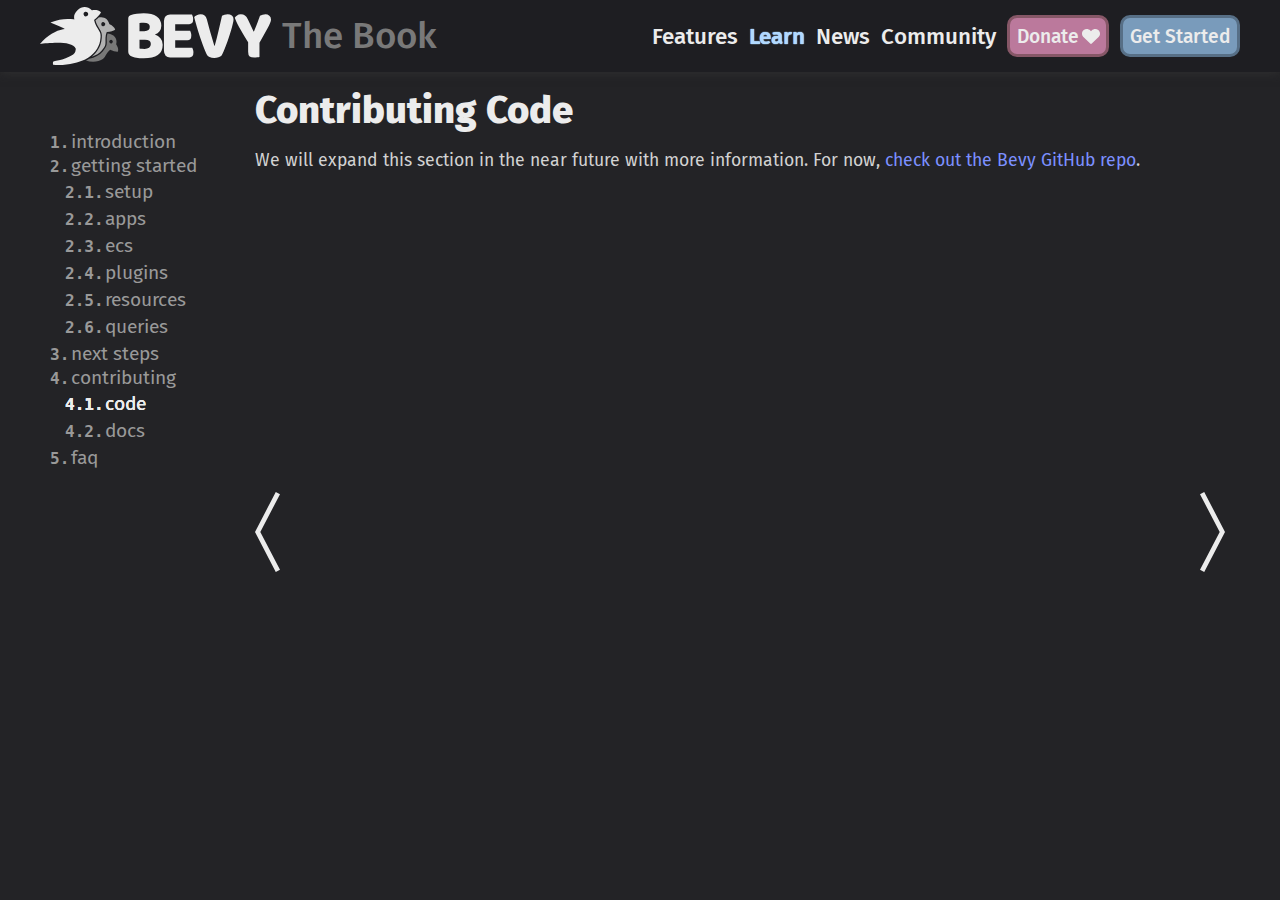
<file: learn/book/contributing/code/index.html>
<html lang="en">
    <head>
        <meta charset="UTF-8">
        <meta name='viewport' content="width=device-width, initial-scale=1" />
        <meta property="og:title" content="Bevy - Code" />
        <meta property="og:type" content="website" />
        <meta property="og:url" content="https://bevyengine.org&#x2F;learn&#x2F;book&#x2F;contributing&#x2F;code&#x2F;" />
        <meta property="og:image" content="https://bevyengine.org/assets/bevy_logo_fill.png" />
        <meta property="og:description" content="Bevy is a refreshingly simple data-driven game engine built in Rust. It is free and open-source forever!" />
        <link rel="shortcut icon" type="image/png" href="/assets/favicon.png">
        <link rel="stylesheet" href="/site.css" />
        <link href="atom.xml" rel="alternate" type="application/atom+xml" />
        <title>Bevy - Code</title>
        
<script src="/optional-helpers.js"></script>

    </head>

    <body>
        <div class="headerbar-container">
            <nav class="headerbar container">
                <a href="/" class="header-logo">
                    <img src="/assets/bevy_logo_dark.svg" class="logo" alt="bevy logo" />
                </a>
                <a href="/" class="header-logo-mobile">
                    <img src="/assets/bevy_icon_dark.svg" class="logo" alt="bevy icon" />
                </a>
                <div class="header-item header-message">
                    
                        The Book
                    
                </div>
                <div class="header-item header-push"></div>
                



    


<a href="&#x2F;" class="header-item" >
    Features
</a>

                



    


<a href="&#x2F;learn" class="header-item header-item-active"  >
    Learn
</a>

                



    


<a href="&#x2F;news" class="header-item" >
    News
</a>

                



    


<a href="&#x2F;community" class="header-item" >
    Community
</a>

                <a class="header-item header-button header-button-donate" href="https://github.com/sponsors/cart">Donate <img src="/assets/heart.svg" class="header-button-donate-heart"/></a>
                <a class="header-item header-button" href="/learn/book/getting-started/">Get Started</a>
            </nav>
        </div>
        <section class="section">
            <div class="container">
                
<div class="book-page">
    <nav class="book-nav" role="navigation">
        
        
        <ul class="book-nav-sections-container book-nav-sections">
            
            

<li class="book-nav-section">
    <a href="https:&#x2F;&#x2F;bevyengine.org&#x2F;learn&#x2F;book&#x2F;introduction&#x2F;" class="book-nav-section-title">
        <strong class="book-nav-section-number">1.</strong>
        introduction
    </a>
    
</li>

            
            

<li class="book-nav-section">
    <a href="https:&#x2F;&#x2F;bevyengine.org&#x2F;learn&#x2F;book&#x2F;getting-started&#x2F;" class="book-nav-section-title">
        <strong class="book-nav-section-number">2.</strong>
        getting started
    </a>
    
    <ul class="book-nav-sections book-nav-sections-indented">
        
        
        

<li class="book-nav-section">
    <a href="https:&#x2F;&#x2F;bevyengine.org&#x2F;learn&#x2F;book&#x2F;getting-started&#x2F;setup&#x2F;" class="book-nav-section-title">
        <strong class="book-nav-section-number">2.1.</strong>
        setup
    </a>
    
</li>

        
        
        

<li class="book-nav-section">
    <a href="https:&#x2F;&#x2F;bevyengine.org&#x2F;learn&#x2F;book&#x2F;getting-started&#x2F;apps&#x2F;" class="book-nav-section-title">
        <strong class="book-nav-section-number">2.2.</strong>
        apps
    </a>
    
</li>

        
        
        

<li class="book-nav-section">
    <a href="https:&#x2F;&#x2F;bevyengine.org&#x2F;learn&#x2F;book&#x2F;getting-started&#x2F;ecs&#x2F;" class="book-nav-section-title">
        <strong class="book-nav-section-number">2.3.</strong>
        ecs
    </a>
    
</li>

        
        
        

<li class="book-nav-section">
    <a href="https:&#x2F;&#x2F;bevyengine.org&#x2F;learn&#x2F;book&#x2F;getting-started&#x2F;plugins&#x2F;" class="book-nav-section-title">
        <strong class="book-nav-section-number">2.4.</strong>
        plugins
    </a>
    
</li>

        
        
        

<li class="book-nav-section">
    <a href="https:&#x2F;&#x2F;bevyengine.org&#x2F;learn&#x2F;book&#x2F;getting-started&#x2F;resources&#x2F;" class="book-nav-section-title">
        <strong class="book-nav-section-number">2.5.</strong>
        resources
    </a>
    
</li>

        
        
        

<li class="book-nav-section">
    <a href="https:&#x2F;&#x2F;bevyengine.org&#x2F;learn&#x2F;book&#x2F;getting-started&#x2F;queries&#x2F;" class="book-nav-section-title">
        <strong class="book-nav-section-number">2.6.</strong>
        queries
    </a>
    
</li>

        
    </ul>
    
</li>

            
            

<li class="book-nav-section">
    <a href="https:&#x2F;&#x2F;bevyengine.org&#x2F;learn&#x2F;book&#x2F;next-steps&#x2F;" class="book-nav-section-title">
        <strong class="book-nav-section-number">3.</strong>
        next steps
    </a>
    
</li>

            
            

<li class="book-nav-section">
    <a href="https:&#x2F;&#x2F;bevyengine.org&#x2F;learn&#x2F;book&#x2F;contributing&#x2F;" class="book-nav-section-title">
        <strong class="book-nav-section-number">4.</strong>
        contributing
    </a>
    
    <ul class="book-nav-sections book-nav-sections-indented">
        
        
        

<li class="book-nav-section">
    <a href="https:&#x2F;&#x2F;bevyengine.org&#x2F;learn&#x2F;book&#x2F;contributing&#x2F;code&#x2F;" class="book-nav-section-title-active book-nav-section-title" >
        <strong class="book-nav-section-number">4.1.</strong>
        code
    </a>
    
</li>

        
        
        

<li class="book-nav-section">
    <a href="https:&#x2F;&#x2F;bevyengine.org&#x2F;learn&#x2F;book&#x2F;contributing&#x2F;docs&#x2F;" class="book-nav-section-title">
        <strong class="book-nav-section-number">4.2.</strong>
        docs
    </a>
    
</li>

        
    </ul>
    
</li>

            
            

<li class="book-nav-section">
    <a href="https:&#x2F;&#x2F;bevyengine.org&#x2F;learn&#x2F;book&#x2F;faq&#x2F;" class="book-nav-section-title">
        <strong class="book-nav-section-number">5.</strong>
        faq
    </a>
    
</li>

            
        </ul>
        
    </nav>
    <div class="book-content">
        
        
        

            
            
            
                
            

        
            
            <a id="book-pager-bar-previous" href="https:&#x2F;&#x2F;bevyengine.org&#x2F;learn&#x2F;book&#x2F;contributing&#x2F;" class="book-pager-bar book-pager-bar-previous">
                <div class="book-pager-bar-icon book-pager-bar-icon-previous">
                    <img src="/assets/pager_previous.svg" class="book-pager-image book-pager-image-left" />
                </div>
            </a>
        

        
        
            
            
            
                
            
         
        
            
            <a id="book-pager-bar-next" href="https:&#x2F;&#x2F;bevyengine.org&#x2F;learn&#x2F;book&#x2F;contributing&#x2F;docs&#x2F;" class="book-pager-bar book-pager-bar-next">
                <div class="book-pager-bar-icon book-pager-bar-icon-next">
                <img src="/assets/pager_next.svg" class="book-pager-image book-pager-image-right" />
                </div>
            </a>
        
        <h1>
            
                Contributing Code
            
            
        </h1>
        <div class="media-content"><p>We will expand this section in the near future with more information. For now, <a href="https://github.com/bevyengine/bevy">check out the Bevy GitHub repo</a>.</p>
</div>
        <div class="book-pagers" />
    </div>
</div>


            </div>
        </section>
    </body>
</html>
</file>
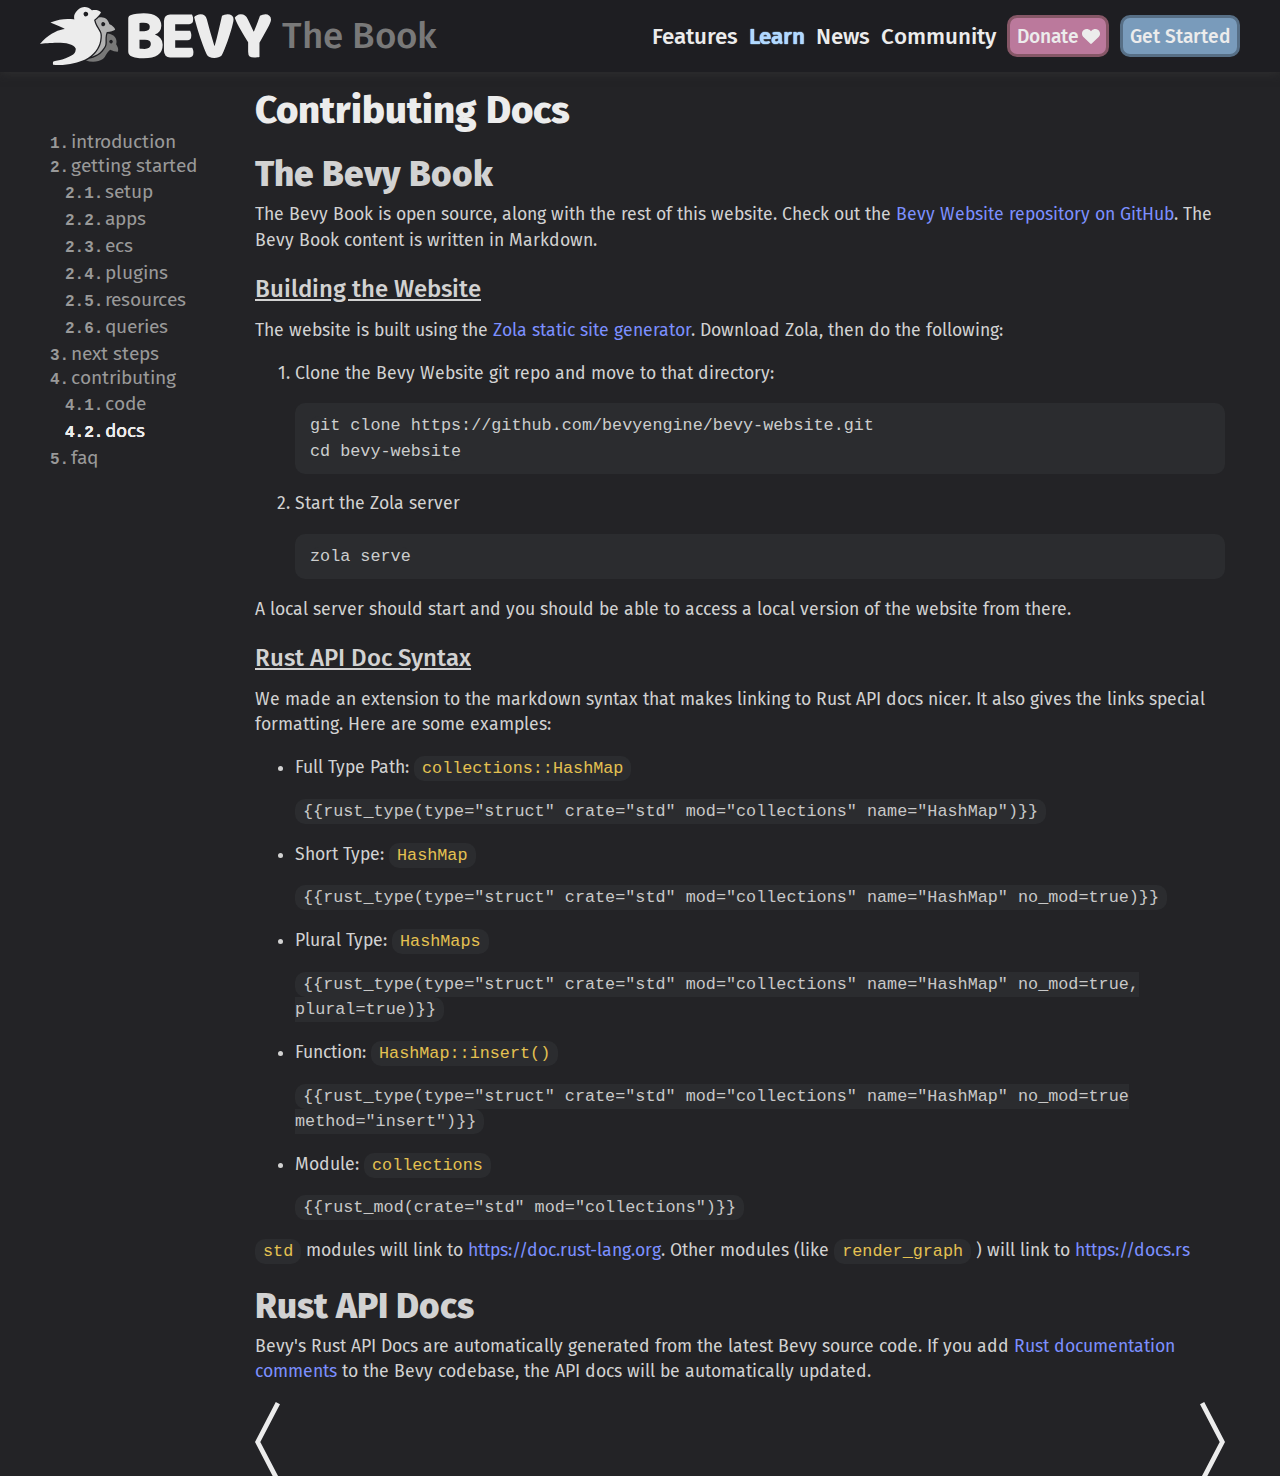
<file: learn/book/contributing/docs/index.html>
<html lang="en">
    <head>
        <meta charset="UTF-8">
        <meta name='viewport' content="width=device-width, initial-scale=1" />
        <meta property="og:title" content="Bevy - Docs" />
        <meta property="og:type" content="website" />
        <meta property="og:url" content="https://bevyengine.org&#x2F;learn&#x2F;book&#x2F;contributing&#x2F;docs&#x2F;" />
        <meta property="og:image" content="https://bevyengine.org/assets/bevy_logo_fill.png" />
        <meta property="og:description" content="Bevy is a refreshingly simple data-driven game engine built in Rust. It is free and open-source forever!" />
        <link rel="shortcut icon" type="image/png" href="/assets/favicon.png">
        <link rel="stylesheet" href="/site.css" />
        <link href="atom.xml" rel="alternate" type="application/atom+xml" />
        <title>Bevy - Docs</title>
        
<script src="/optional-helpers.js"></script>

    </head>

    <body>
        <div class="headerbar-container">
            <nav class="headerbar container">
                <a href="/" class="header-logo">
                    <img src="/assets/bevy_logo_dark.svg" class="logo" alt="bevy logo" />
                </a>
                <a href="/" class="header-logo-mobile">
                    <img src="/assets/bevy_icon_dark.svg" class="logo" alt="bevy icon" />
                </a>
                <div class="header-item header-message">
                    
                        The Book
                    
                </div>
                <div class="header-item header-push"></div>
                



    


<a href="&#x2F;" class="header-item" >
    Features
</a>

                



    


<a href="&#x2F;learn" class="header-item header-item-active"  >
    Learn
</a>

                



    


<a href="&#x2F;news" class="header-item" >
    News
</a>

                



    


<a href="&#x2F;community" class="header-item" >
    Community
</a>

                <a class="header-item header-button header-button-donate" href="https://github.com/sponsors/cart">Donate <img src="/assets/heart.svg" class="header-button-donate-heart"/></a>
                <a class="header-item header-button" href="/learn/book/getting-started/">Get Started</a>
            </nav>
        </div>
        <section class="section">
            <div class="container">
                
<div class="book-page">
    <nav class="book-nav" role="navigation">
        
        
        <ul class="book-nav-sections-container book-nav-sections">
            
            

<li class="book-nav-section">
    <a href="https:&#x2F;&#x2F;bevyengine.org&#x2F;learn&#x2F;book&#x2F;introduction&#x2F;" class="book-nav-section-title">
        <strong class="book-nav-section-number">1.</strong>
        introduction
    </a>
    
</li>

            
            

<li class="book-nav-section">
    <a href="https:&#x2F;&#x2F;bevyengine.org&#x2F;learn&#x2F;book&#x2F;getting-started&#x2F;" class="book-nav-section-title">
        <strong class="book-nav-section-number">2.</strong>
        getting started
    </a>
    
    <ul class="book-nav-sections book-nav-sections-indented">
        
        
        

<li class="book-nav-section">
    <a href="https:&#x2F;&#x2F;bevyengine.org&#x2F;learn&#x2F;book&#x2F;getting-started&#x2F;setup&#x2F;" class="book-nav-section-title">
        <strong class="book-nav-section-number">2.1.</strong>
        setup
    </a>
    
</li>

        
        
        

<li class="book-nav-section">
    <a href="https:&#x2F;&#x2F;bevyengine.org&#x2F;learn&#x2F;book&#x2F;getting-started&#x2F;apps&#x2F;" class="book-nav-section-title">
        <strong class="book-nav-section-number">2.2.</strong>
        apps
    </a>
    
</li>

        
        
        

<li class="book-nav-section">
    <a href="https:&#x2F;&#x2F;bevyengine.org&#x2F;learn&#x2F;book&#x2F;getting-started&#x2F;ecs&#x2F;" class="book-nav-section-title">
        <strong class="book-nav-section-number">2.3.</strong>
        ecs
    </a>
    
</li>

        
        
        

<li class="book-nav-section">
    <a href="https:&#x2F;&#x2F;bevyengine.org&#x2F;learn&#x2F;book&#x2F;getting-started&#x2F;plugins&#x2F;" class="book-nav-section-title">
        <strong class="book-nav-section-number">2.4.</strong>
        plugins
    </a>
    
</li>

        
        
        

<li class="book-nav-section">
    <a href="https:&#x2F;&#x2F;bevyengine.org&#x2F;learn&#x2F;book&#x2F;getting-started&#x2F;resources&#x2F;" class="book-nav-section-title">
        <strong class="book-nav-section-number">2.5.</strong>
        resources
    </a>
    
</li>

        
        
        

<li class="book-nav-section">
    <a href="https:&#x2F;&#x2F;bevyengine.org&#x2F;learn&#x2F;book&#x2F;getting-started&#x2F;queries&#x2F;" class="book-nav-section-title">
        <strong class="book-nav-section-number">2.6.</strong>
        queries
    </a>
    
</li>

        
    </ul>
    
</li>

            
            

<li class="book-nav-section">
    <a href="https:&#x2F;&#x2F;bevyengine.org&#x2F;learn&#x2F;book&#x2F;next-steps&#x2F;" class="book-nav-section-title">
        <strong class="book-nav-section-number">3.</strong>
        next steps
    </a>
    
</li>

            
            

<li class="book-nav-section">
    <a href="https:&#x2F;&#x2F;bevyengine.org&#x2F;learn&#x2F;book&#x2F;contributing&#x2F;" class="book-nav-section-title">
        <strong class="book-nav-section-number">4.</strong>
        contributing
    </a>
    
    <ul class="book-nav-sections book-nav-sections-indented">
        
        
        

<li class="book-nav-section">
    <a href="https:&#x2F;&#x2F;bevyengine.org&#x2F;learn&#x2F;book&#x2F;contributing&#x2F;code&#x2F;" class="book-nav-section-title">
        <strong class="book-nav-section-number">4.1.</strong>
        code
    </a>
    
</li>

        
        
        

<li class="book-nav-section">
    <a href="https:&#x2F;&#x2F;bevyengine.org&#x2F;learn&#x2F;book&#x2F;contributing&#x2F;docs&#x2F;" class="book-nav-section-title-active book-nav-section-title" >
        <strong class="book-nav-section-number">4.2.</strong>
        docs
    </a>
    
</li>

        
    </ul>
    
</li>

            
            

<li class="book-nav-section">
    <a href="https:&#x2F;&#x2F;bevyengine.org&#x2F;learn&#x2F;book&#x2F;faq&#x2F;" class="book-nav-section-title">
        <strong class="book-nav-section-number">5.</strong>
        faq
    </a>
    
</li>

            
        </ul>
        
    </nav>
    <div class="book-content">
        
        
        

            
            
            
                
            

        
            
            <a id="book-pager-bar-previous" href="https:&#x2F;&#x2F;bevyengine.org&#x2F;learn&#x2F;book&#x2F;contributing&#x2F;code&#x2F;" class="book-pager-bar book-pager-bar-previous">
                <div class="book-pager-bar-icon book-pager-bar-icon-previous">
                    <img src="/assets/pager_previous.svg" class="book-pager-image book-pager-image-left" />
                </div>
            </a>
        

        
        
            
            
            
                
            
         
        
            
            <a id="book-pager-bar-next" href="https:&#x2F;&#x2F;bevyengine.org&#x2F;learn&#x2F;book&#x2F;faq&#x2F;" class="book-pager-bar book-pager-bar-next">
                <div class="book-pager-bar-icon book-pager-bar-icon-next">
                <img src="/assets/pager_next.svg" class="book-pager-image book-pager-image-right" />
                </div>
            </a>
        
        <h1>
            
                Contributing Docs
            
            
        </h1>
        <div class="media-content"><h2 id="the-bevy-book">The Bevy Book</h2>
<p>The Bevy Book is open source, along with the rest of this website. Check out the <a href="https://github.com/bevyengine/bevy-website">Bevy Website repository on GitHub</a>. The Bevy Book content is written in Markdown. </p>
<h3 id="building-the-website">Building the Website</h3>
<p>The website is built using the <a href="https://www.getzola.org/">Zola static site generator</a>. Download Zola, then do the following:</p>
<ol>
<li>Clone the Bevy Website git repo and move to that directory: <pre style="background-color:#2b2c2f;">
<code><span style="color:#cccece;">git clone https://github.com/bevyengine/bevy-website.git
</span><span style="color:#cccece;">cd bevy-website
</span></code></pre></li>
<li>Start the Zola server<pre style="background-color:#2b2c2f;">
<code><span style="color:#cccece;">zola serve
</span></code></pre></li>
</ol>
<p>A local server should start and you should be able to access a local version of the website from there.</p>
<h3 id="rust-api-doc-syntax">Rust API Doc Syntax</h3>
<p>We made an extension to the markdown syntax that makes linking to Rust API docs nicer. It also gives the links special formatting. Here are some examples:</p>
<ul>
<li>
<p>Full Type Path: <a href="https:&#x2F;&#x2F;doc.rust-lang.org/stable&#x2F;std&#x2F;collections/struct.HashMap.html"><code>collections::HashMap</code>
</a></p>
<p><code>{{rust_type(type=&quot;struct&quot; crate=&quot;std&quot; mod=&quot;collections&quot; name=&quot;HashMap&quot;)}}</code></p>
</li>
<li>
<p>Short Type: <a href="https:&#x2F;&#x2F;doc.rust-lang.org/stable&#x2F;std&#x2F;collections/struct.HashMap.html"><code>HashMap</code>
</a></p>
<p><code>{{rust_type(type=&quot;struct&quot; crate=&quot;std&quot; mod=&quot;collections&quot; name=&quot;HashMap&quot; no_mod=true)}}</code></p>
</li>
<li>
<p>Plural Type: <a href="https:&#x2F;&#x2F;doc.rust-lang.org/stable&#x2F;std&#x2F;collections/struct.HashMap.html"><code>HashMaps</code>
</a></p>
<p><code>{{rust_type(type=&quot;struct&quot; crate=&quot;std&quot; mod=&quot;collections&quot; name=&quot;HashMap&quot; no_mod=true, plural=true)}}</code></p>
</li>
<li>
<p>Function: <a href="https:&#x2F;&#x2F;doc.rust-lang.org/stable&#x2F;std&#x2F;collections/struct.HashMap.html#method.insert"><code>HashMap::insert()</code>
</a></p>
<p><code>{{rust_type(type=&quot;struct&quot; crate=&quot;std&quot; mod=&quot;collections&quot; name=&quot;HashMap&quot; no_mod=true method=&quot;insert&quot;)}}</code></p>
</li>
<li>
<p>Module: <a href="https:&#x2F;&#x2F;doc.rust-lang.org/stable&#x2F;std&#x2F;collections/index.html"><code>collections</code></a></p>
<p><code>{{rust_mod(crate=&quot;std&quot; mod=&quot;collections&quot;)}}</code></p>
</li>
</ul>
<p><a href="https:&#x2F;&#x2F;doc.rust-lang.org/stable&#x2F;std&#x2F;std/index.html"><code>std</code></a> modules will link to <a href="https://doc.rust-lang.org/std/index.html">https://doc.rust-lang.org</a>. Other modules (like <a href="https:&#x2F;&#x2F;docs.rs/bevy_render&#x2F;latest&#x2F;bevy_render&#x2F;render_graph/index.html"><code>render_graph</code></a> ) will link to <a href="https://docs.rs">https://docs.rs</a> </p>
<h2 id="rust-api-docs">Rust API Docs</h2>
<p>Bevy's Rust API Docs are automatically generated from the latest Bevy source code. If you add <a href="https://doc.rust-lang.org/book/ch14-02-publishing-to-crates-io.html#making-useful-documentation-comments">Rust documentation comments</a> to the Bevy codebase, the API docs will be automatically updated.</p>
</div>
        <div class="book-pagers" />
    </div>
</div>


            </div>
        </section>
    </body>
</html>
</file>
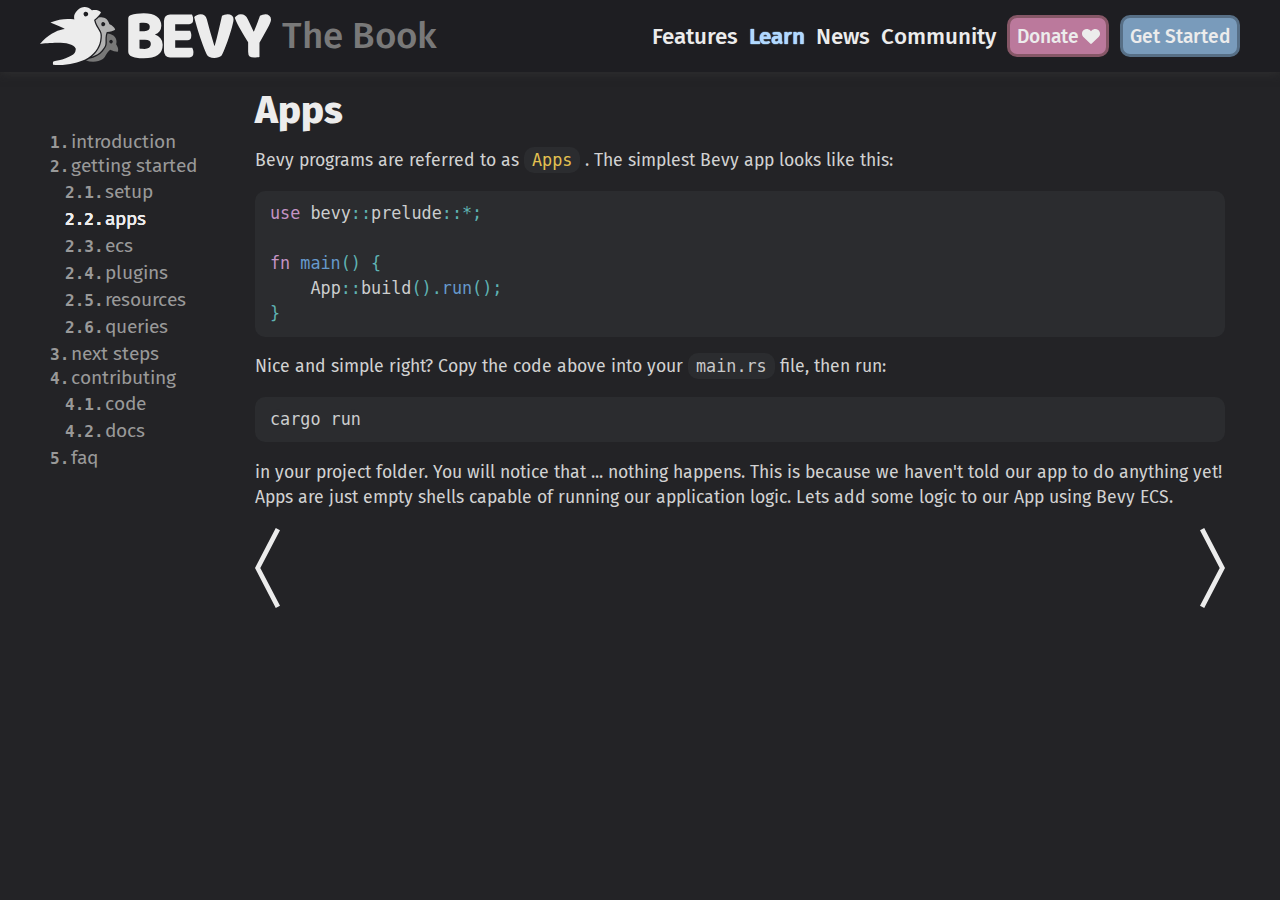
<file: learn/book/getting-started/apps/index.html>
<html lang="en">
    <head>
        <meta charset="UTF-8">
        <meta name='viewport' content="width=device-width, initial-scale=1" />
        <meta property="og:title" content="Bevy - Apps" />
        <meta property="og:type" content="website" />
        <meta property="og:url" content="https://bevyengine.org&#x2F;learn&#x2F;book&#x2F;getting-started&#x2F;apps&#x2F;" />
        <meta property="og:image" content="https://bevyengine.org/assets/bevy_logo_fill.png" />
        <meta property="og:description" content="Bevy is a refreshingly simple data-driven game engine built in Rust. It is free and open-source forever!" />
        <link rel="shortcut icon" type="image/png" href="/assets/favicon.png">
        <link rel="stylesheet" href="/site.css" />
        <link href="atom.xml" rel="alternate" type="application/atom+xml" />
        <title>Bevy - Apps</title>
        
<script src="/optional-helpers.js"></script>

    </head>

    <body>
        <div class="headerbar-container">
            <nav class="headerbar container">
                <a href="/" class="header-logo">
                    <img src="/assets/bevy_logo_dark.svg" class="logo" alt="bevy logo" />
                </a>
                <a href="/" class="header-logo-mobile">
                    <img src="/assets/bevy_icon_dark.svg" class="logo" alt="bevy icon" />
                </a>
                <div class="header-item header-message">
                    
                        The Book
                    
                </div>
                <div class="header-item header-push"></div>
                



    


<a href="&#x2F;" class="header-item" >
    Features
</a>

                



    


<a href="&#x2F;learn" class="header-item header-item-active"  >
    Learn
</a>

                



    


<a href="&#x2F;news" class="header-item" >
    News
</a>

                



    


<a href="&#x2F;community" class="header-item" >
    Community
</a>

                <a class="header-item header-button header-button-donate" href="https://github.com/sponsors/cart">Donate <img src="/assets/heart.svg" class="header-button-donate-heart"/></a>
                <a class="header-item header-button" href="/learn/book/getting-started/">Get Started</a>
            </nav>
        </div>
        <section class="section">
            <div class="container">
                
<div class="book-page">
    <nav class="book-nav" role="navigation">
        
        
        <ul class="book-nav-sections-container book-nav-sections">
            
            

<li class="book-nav-section">
    <a href="https:&#x2F;&#x2F;bevyengine.org&#x2F;learn&#x2F;book&#x2F;introduction&#x2F;" class="book-nav-section-title">
        <strong class="book-nav-section-number">1.</strong>
        introduction
    </a>
    
</li>

            
            

<li class="book-nav-section">
    <a href="https:&#x2F;&#x2F;bevyengine.org&#x2F;learn&#x2F;book&#x2F;getting-started&#x2F;" class="book-nav-section-title">
        <strong class="book-nav-section-number">2.</strong>
        getting started
    </a>
    
    <ul class="book-nav-sections book-nav-sections-indented">
        
        
        

<li class="book-nav-section">
    <a href="https:&#x2F;&#x2F;bevyengine.org&#x2F;learn&#x2F;book&#x2F;getting-started&#x2F;setup&#x2F;" class="book-nav-section-title">
        <strong class="book-nav-section-number">2.1.</strong>
        setup
    </a>
    
</li>

        
        
        

<li class="book-nav-section">
    <a href="https:&#x2F;&#x2F;bevyengine.org&#x2F;learn&#x2F;book&#x2F;getting-started&#x2F;apps&#x2F;" class="book-nav-section-title-active book-nav-section-title" >
        <strong class="book-nav-section-number">2.2.</strong>
        apps
    </a>
    
</li>

        
        
        

<li class="book-nav-section">
    <a href="https:&#x2F;&#x2F;bevyengine.org&#x2F;learn&#x2F;book&#x2F;getting-started&#x2F;ecs&#x2F;" class="book-nav-section-title">
        <strong class="book-nav-section-number">2.3.</strong>
        ecs
    </a>
    
</li>

        
        
        

<li class="book-nav-section">
    <a href="https:&#x2F;&#x2F;bevyengine.org&#x2F;learn&#x2F;book&#x2F;getting-started&#x2F;plugins&#x2F;" class="book-nav-section-title">
        <strong class="book-nav-section-number">2.4.</strong>
        plugins
    </a>
    
</li>

        
        
        

<li class="book-nav-section">
    <a href="https:&#x2F;&#x2F;bevyengine.org&#x2F;learn&#x2F;book&#x2F;getting-started&#x2F;resources&#x2F;" class="book-nav-section-title">
        <strong class="book-nav-section-number">2.5.</strong>
        resources
    </a>
    
</li>

        
        
        

<li class="book-nav-section">
    <a href="https:&#x2F;&#x2F;bevyengine.org&#x2F;learn&#x2F;book&#x2F;getting-started&#x2F;queries&#x2F;" class="book-nav-section-title">
        <strong class="book-nav-section-number">2.6.</strong>
        queries
    </a>
    
</li>

        
    </ul>
    
</li>

            
            

<li class="book-nav-section">
    <a href="https:&#x2F;&#x2F;bevyengine.org&#x2F;learn&#x2F;book&#x2F;next-steps&#x2F;" class="book-nav-section-title">
        <strong class="book-nav-section-number">3.</strong>
        next steps
    </a>
    
</li>

            
            

<li class="book-nav-section">
    <a href="https:&#x2F;&#x2F;bevyengine.org&#x2F;learn&#x2F;book&#x2F;contributing&#x2F;" class="book-nav-section-title">
        <strong class="book-nav-section-number">4.</strong>
        contributing
    </a>
    
    <ul class="book-nav-sections book-nav-sections-indented">
        
        
        

<li class="book-nav-section">
    <a href="https:&#x2F;&#x2F;bevyengine.org&#x2F;learn&#x2F;book&#x2F;contributing&#x2F;code&#x2F;" class="book-nav-section-title">
        <strong class="book-nav-section-number">4.1.</strong>
        code
    </a>
    
</li>

        
        
        

<li class="book-nav-section">
    <a href="https:&#x2F;&#x2F;bevyengine.org&#x2F;learn&#x2F;book&#x2F;contributing&#x2F;docs&#x2F;" class="book-nav-section-title">
        <strong class="book-nav-section-number">4.2.</strong>
        docs
    </a>
    
</li>

        
    </ul>
    
</li>

            
            

<li class="book-nav-section">
    <a href="https:&#x2F;&#x2F;bevyengine.org&#x2F;learn&#x2F;book&#x2F;faq&#x2F;" class="book-nav-section-title">
        <strong class="book-nav-section-number">5.</strong>
        faq
    </a>
    
</li>

            
        </ul>
        
    </nav>
    <div class="book-content">
        
        
        

            
            
            
                
            

        
            
            <a id="book-pager-bar-previous" href="https:&#x2F;&#x2F;bevyengine.org&#x2F;learn&#x2F;book&#x2F;getting-started&#x2F;setup&#x2F;" class="book-pager-bar book-pager-bar-previous">
                <div class="book-pager-bar-icon book-pager-bar-icon-previous">
                    <img src="/assets/pager_previous.svg" class="book-pager-image book-pager-image-left" />
                </div>
            </a>
        

        
        
            
            
            
                
            
         
        
            
            <a id="book-pager-bar-next" href="https:&#x2F;&#x2F;bevyengine.org&#x2F;learn&#x2F;book&#x2F;getting-started&#x2F;ecs&#x2F;" class="book-pager-bar book-pager-bar-next">
                <div class="book-pager-bar-icon book-pager-bar-icon-next">
                <img src="/assets/pager_next.svg" class="book-pager-image book-pager-image-right" />
                </div>
            </a>
        
        <h1>
            
                Apps
            
            
        </h1>
        <div class="media-content"><p>Bevy programs are referred to as <a href="https:&#x2F;&#x2F;docs.rs/bevy_app&#x2F;latest&#x2F;bevy_app/struct.App.html"><code>Apps</code>
</a>. The simplest Bevy app looks like this:</p>
<pre style="background-color:#2b2c2f;">
<code><span style="color:#c594c5;">use </span><span style="color:#cccece;">bevy</span><span style="color:#5fb3b3;">::</span><span style="color:#cccece;">prelude</span><span style="color:#5fb3b3;">::*;

</span><span style="color:#c594c5;">fn </span><span style="color:#6699cc;">main</span><span style="color:#5fb3b3;">() {
    </span><span style="color:#cccece;">App</span><span style="color:#5fb3b3;">::</span><span style="color:#cccece;">build</span><span style="color:#5fb3b3;">().</span><span style="color:#6699cc;">run</span><span style="color:#5fb3b3;">();
}
</span></code></pre>
<p>Nice and simple right? Copy the code above into your <code>main.rs</code> file, then run:</p>
<pre style="background-color:#2b2c2f;">
<code><span style="color:#cccece;">cargo run
</span></code></pre>
<p>in your project folder. You will notice that ... nothing happens. This is because we haven't told our app to do anything yet! Apps are just empty shells capable of running our application logic. Lets add some logic to our App using Bevy ECS.</p>
</div>
        <div class="book-pagers" />
    </div>
</div>


            </div>
        </section>
    </body>
</html>
</file>
<file: site.css>
.headerbar-container{width:100%;background-color:#1e1e22;margin:0;box-shadow:0px 0px 10px #333333}.headerbar{display:flex;padding-left:15px;padding-right:15px;height:4.5rem;margin:0;user-select:none;align-items:center}.logo{height:100%}.header-logo,.header-logo-mobile{display:flex;height:80%;vertical-align:middle}.header-logo-mobile{height:60%;display:none}.header-content{display:flex;float:right;height:100%;align-items:center}.header-push{margin-right:auto}.header-item,.header-item:visited,.header-item:link{font-weight:500;font-size:1.4rem;margin-left:0.7rem;color:#ececec;font-style:normal;text-decoration:none}.header-item:active,.header-item:hover,.header-item-active{color:#ececec;text-shadow:0 0 1px #d6d6d6,0 0 1px #d6d6d6}.header-item-active,.header-item-active:hover{color:#b1d9ff !important;text-shadow:0 0 1px #b1d9ff,0 0 1px #b1d9ff}.header-message{text-align:center;color:#797979;font-size:2.3rem}.header-button{background-color:#799bbb;border-style:solid;border-color:#576f86;border-width:3px;padding:0.4rem;border-radius:10px;font-size:1.2rem !important}.header-button-donate{background-color:#bb799c;border-color:#865767}.header-button-donate-heart{height:1.1rem;vertical-align:middle;margin-bottom:0.1rem;margin-left:-0.1rem}@media screen and (max-width: 515px){.header-button{display:none}}@media screen and (max-width: 1100px){.header-message{display:none}}@media screen and (max-width: 900px){.header-logo-mobile{display:flex}.header-logo{display:none}}.community-icon{width:50% !important;max-width:7rem}.book-page{display:flex;width:100%;min-height:500px}.book-page-subtitle{font-size:1.3rem;font-weight:800;color:#999999;font-style:italic;vertical-align:middle}.book-content{padding-left:15px;padding-right:15px;position:relative;width:100%;min-width:0}.book-content h1{margin-top:15px;font-size:2.4rem;margin-bottom:15px}.book-content h2{font-size:1.8rem;margin-bottom:15px}.book-content h3{font-size:1.4rem;font-weight:500;text-decoration:underline;margin-bottom:15px}.book-content p{margin-top:5px}.book-whats-a-bevy{background-color:#00000000 !important;height:2.4rem !important;border-radius:unset !important}.book-pagers{width:100%;height:5rem}.book-pager-bar{display:flex;position:absolute;display:block;height:100%;width:80px;transition:0.2s}.book-pager-bar-previous:hover{background-image:linear-gradient(to right, rgba(0,0,0,0), #29292c, #29292c)}.book-pager-bar-next:hover{background-image:linear-gradient(to left, rgba(0,0,0,0), #29292c, #29292c)}.book-pager-bar-previous{left:-80px;border-bottom-left-radius:10px}.book-pager-bar-next{left:100%;border-bottom-right-radius:10px}.book-pager-image{height:100%;user-select:none}.book-pager-image-left{float:left;margin-left:15px}.book-pager-image-right{float:right;margin-right:15px}.book-pager-bar-icon{display:block;width:200px;height:5rem;position:absolute;bottom:0px}.book-pager-bar-icon-previous{position:absolute;left:80px}.book-pager-bar-icon-next{position:absolute;left:-200px}@media screen and (max-width: 900px){.book-nav{display:none}}.book-nav{margin-top:15px;min-width:200px;user-select:none}.book-nav-sections{margin:0;padding:0}.book-nav-sections-container{display:block;padding-left:10px;padding-top:40px}.book-nav-section{list-style-type:none;margin:0;padding:0}.book-nav-sections-indented{margin-left:15px}.book-nav-section-title{position:relative;z-index:1;font-size:1.2rem;color:#999;font-style:normal;text-decoration:none}.book-nav-section-title:hover,.book-nav-section-title:active{color:#ececec;text-shadow:0 0 0.9px #d6d6d6,0 0 0.9px #d6d6d6}.book-nav-section-title-active{font-size:1.2rem;color:#ececec;font-style:normal;text-decoration:none;text-shadow:0 0 0.5px #ececec,0 0 0.5px #ececec}.book-nav-section-number{font-family:'Fira Code', monospace;font-variant-ligatures:none;font-size:1rem;margin-right:-0.2rem}.news-title{font-size:2.8rem;font-weight:800;margin-bottom:0px;margin-top:0px}.news-subtitle{margin-top:0px;font-size:1.2rem;font-weight:200;font-style:italic;color:#8f8f8f}.news-content img{border-radius:10px;max-width:100%}.news-content video{border-radius:10px;max-width:100%}.news-social-links{display:inline-block}.news-social-icon{height:1.3rem;vertical-align:middle}.news-social-link{font-size:1.1rem;color:#ececec}.bevy-logo-header{display:block;margin-left:auto;margin-right:auto;width:100%;max-width:35rem}.bevy-description{text-align:center;margin-top:1.5rem;font-size:1.5rem;font-weight:500}.feature-list{margin-top:1.5rem;display:flex;justify-content:center;flex-wrap:wrap;margin-left:auto;margin-right:auto}.feature-container{display:flex;flex-wrap:wrap;justify-content:center}.feature-container-reverse{flex-wrap:wrap-reverse}.feature-title{margin-top:1.0rem;margin-bottom:0.3rem}.feature-description{font-size:1.3rem}.feature-image{height:20rem;background-color:#2b2c2f;border-radius:4rem;display:flex;align-items:center;justify-content:center;overflow:hidden;background-clip:padding-box}.feature-text{max-height:18rem;align-self:center}.feature-image,.feature-text{min-width:30rem;max-width:30rem;border-width:1.8rem;border-style:solid;border-color:transparent}.feature-sublist{margin-top:0.5rem;margin-bottom:0.5rem;margin-left:0px;padding-left:2rem;font-size:1.2rem}.feature-img{max-height:80%;max-width:80%}.features-whats-next{text-align:center;font-size:1.5rem !important;margin-top:2rem;margin-bottom:2rem;width:100%}.features-sponsors{margin-top:3rem;text-align:center;font-size:1.5rem !important;line-height:2.2rem !important;margin-bottom:8rem}.card{display:block;flex-direction:left;overflow:hidden;height:12rem;border-radius:10px;background-color:#2b2c2f;margin-bottom:15px;font-style:normal;text-decoration:none;box-shadow:0px 0px 5px #494949}.card:hover{background-color:#2f3033;box-shadow:0px 0px 5px #ececec}.card-image{width:30%;overflow:hidden;object-fit:cover;display:flex;background-color:#1b1b1b;border-top-left-radius:10px;border-bottom-left-radius:10px;align-content:center;justify-content:center;float:left;height:100%;margin-right:0px}.centered-card-image{display:block;align-self:center;height:85%;max-width:85%}.card-text{padding-top:0.8rem;padding-bottom:0.8rem;padding-left:1.2rem;padding-right:1.2rem;overflow:hidden;text-overflow:ellipsis}.card-subtitle{display:block;font-weight:200;font-size:1.4rem;font-style:italic;color:#8f8f8f;text-decoration:none}.card-description{display:block;position:relative;font-weight:300;font-size:1.3rem;color:#ececec;text-decoration:none;margin-top:0.4rem;overflow:hidden;text-overflow:ellipsis;height:100px}.card-title{display:block;font-weight:500;font-size:2.0rem;color:#ececec;font-style:normal;text-decoration:none}.card-image-default{display:flex;height:100%;margin-left:auto;margin-right:auto;align-items:center}.media-content{width:100%;font-size:1.1rem;font-weight:400;line-height:1.573rem;color:#d2d2d2;font-style:normal;text-decoration:none}.media-content h2{font-size:2.2rem}.media-content h3{font-size:1.5rem;margin-bottom:1rem}.media-content h4{margin-bottom:1rem}.media-content pre{font-family:'Fira Code', monospace;font-variant-ligatures:none;padding:10px;padding-left:15px;font-size:1.1rem;border-radius:10px;word-wrap:break-word;white-space:pre-wrap}.media-content a code,.media-content a:active code,.media-content a:visited code,.media-content a:link code{font-family:'Fira Code', monospace;font-variant-ligatures:none;color:#e4c151;font-style:normal;text-decoration:none}.media-content code{font-family:'Fira Code', monospace;font-variant-ligatures:none;font-size:1.05rem;color:#c8c8c8;background-color:#2b2c2f;border-radius:10px;padding-bottom:3px;padding-top:3px;padding-left:8px;padding-right:8px;text-decoration:none}.media-content a:hover code{background-color:#414247}.media-content a{text-decoration:none;color:#7c90ff}.media-content a:hover{text-shadow:0 0 0.9px #6c82ff,0 0 0.9px #6c82ff}.media-content pre code{padding-bottom:0px;padding-top:0px;padding-left:0px;padding-right:0px}.fun-list{color:#a0c5e7}@font-face{font-family:'Fira Sans';font-style:normal;font-weight:300;src:url("/assets/fonts/fira-sans-v10-latin-300.eot");src:local("Fira Sans Light"),local("FiraSans-Light"),url("/assets/fonts/fira-sans-v10-latin-300.eot?#iefix") format("embedded-opentype"),url("/assets/fonts/fira-sans-v10-latin-300.woff2") format("woff2"),url("/assets/fonts/fira-sans-v10-latin-300.woff") format("woff"),url("/assets/fonts/fira-sans-v10-latin-300.ttf") format("truetype"),url("/assets/fonts/fira-sans-v10-latin-300.svg#FiraSans") format("svg")}@font-face{font-family:'Fira Sans';font-style:normal;font-weight:400;src:url("/assets/fonts/fira-sans-v10-latin-regular.eot");src:local("Fira Sans Regular"),local("FiraSans-Regular"),url("/assets/fonts/fira-sans-v10-latin-regular.eot?#iefix") format("embedded-opentype"),url("/assets/fonts/fira-sans-v10-latin-regular.woff2") format("woff2"),url("/assets/fonts/fira-sans-v10-latin-regular.woff") format("woff"),url("/assets/fonts/fira-sans-v10-latin-regular.ttf") format("truetype"),url("/assets/fonts/fira-sans-v10-latin-regular.svg#FiraSans") format("svg")}@font-face{font-family:'Fira Sans';font-style:italic;font-weight:400;src:url("/assets/fonts/fira-sans-v10-latin-italic.eot");src:local("Fira Sans Italic"),local("FiraSans-Italic"),url("/assets/fonts/fira-sans-v10-latin-italic.eot?#iefix") format("embedded-opentype"),url("/assets/fonts/fira-sans-v10-latin-italic.woff2") format("woff2"),url("/assets/fonts/fira-sans-v10-latin-italic.woff") format("woff"),url("/assets/fonts/fira-sans-v10-latin-italic.ttf") format("truetype"),url("/assets/fonts/fira-sans-v10-latin-italic.svg#FiraSans") format("svg")}@font-face{font-family:'Fira Sans';font-style:normal;font-weight:500;src:url("/assets/fonts/fira-sans-v10-latin-500.eot");src:local("Fira Sans Medium"),local("FiraSans-Medium"),url("/assets/fonts/fira-sans-v10-latin-500.eot?#iefix") format("embedded-opentype"),url("/assets/fonts/fira-sans-v10-latin-500.woff2") format("woff2"),url("/assets/fonts/fira-sans-v10-latin-500.woff") format("woff"),url("/assets/fonts/fira-sans-v10-latin-500.ttf") format("truetype"),url("/assets/fonts/fira-sans-v10-latin-500.svg#FiraSans") format("svg")}@font-face{font-family:'Fira Sans';font-style:normal;font-weight:800;src:url("/assets/fonts/fira-sans-v10-latin-800.eot");src:local("Fira Sans ExtraBold"),local("FiraSans-ExtraBold"),url("/assets/fonts/fira-sans-v10-latin-800.eot?#iefix") format("embedded-opentype"),url("/assets/fonts/fira-sans-v10-latin-800.woff2") format("woff2"),url("/assets/fonts/fira-sans-v10-latin-800.woff") format("woff"),url("/assets/fonts/fira-sans-v10-latin-800.ttf") format("truetype"),url("/assets/fonts/fira-sans-v10-latin-800.svg#FiraSans") format("svg")}@font-face{font-family:'Fira Mono';font-style:normal;font-weight:400;src:url("../fonts/fira-mono-v8-latin-regular.eot");src:local("Fira Mono Regular"),local("FiraMono-Regular"),url("../fonts/fira-mono-v8-latin-regular.eot?#iefix") format("embedded-opentype"),url("../fonts/fira-mono-v8-latin-regular.woff2") format("woff2"),url("../fonts/fira-mono-v8-latin-regular.woff") format("woff"),url("../fonts/fira-mono-v8-latin-regular.ttf") format("truetype"),url("../fonts/fira-mono-v8-latin-regular.svg#FiraMono") format("svg")}html{overflow-y:scroll}html,body{width:100%;height:100%;margin:0 0 0 0;color:#ececec;font-family:'Fira Sans', sans-serif;background-color:#232326}@media screen and (max-width: 712px){html,body{font-size:0.7rem}}.container{max-width:1200px;margin-left:auto;margin-right:auto}a:focus{outline:none}.section{display:block;font-size:1.4rem;overflow-x:hidden}.padded-content{padding:15px}.warning{color:#c8c864}
</file>
